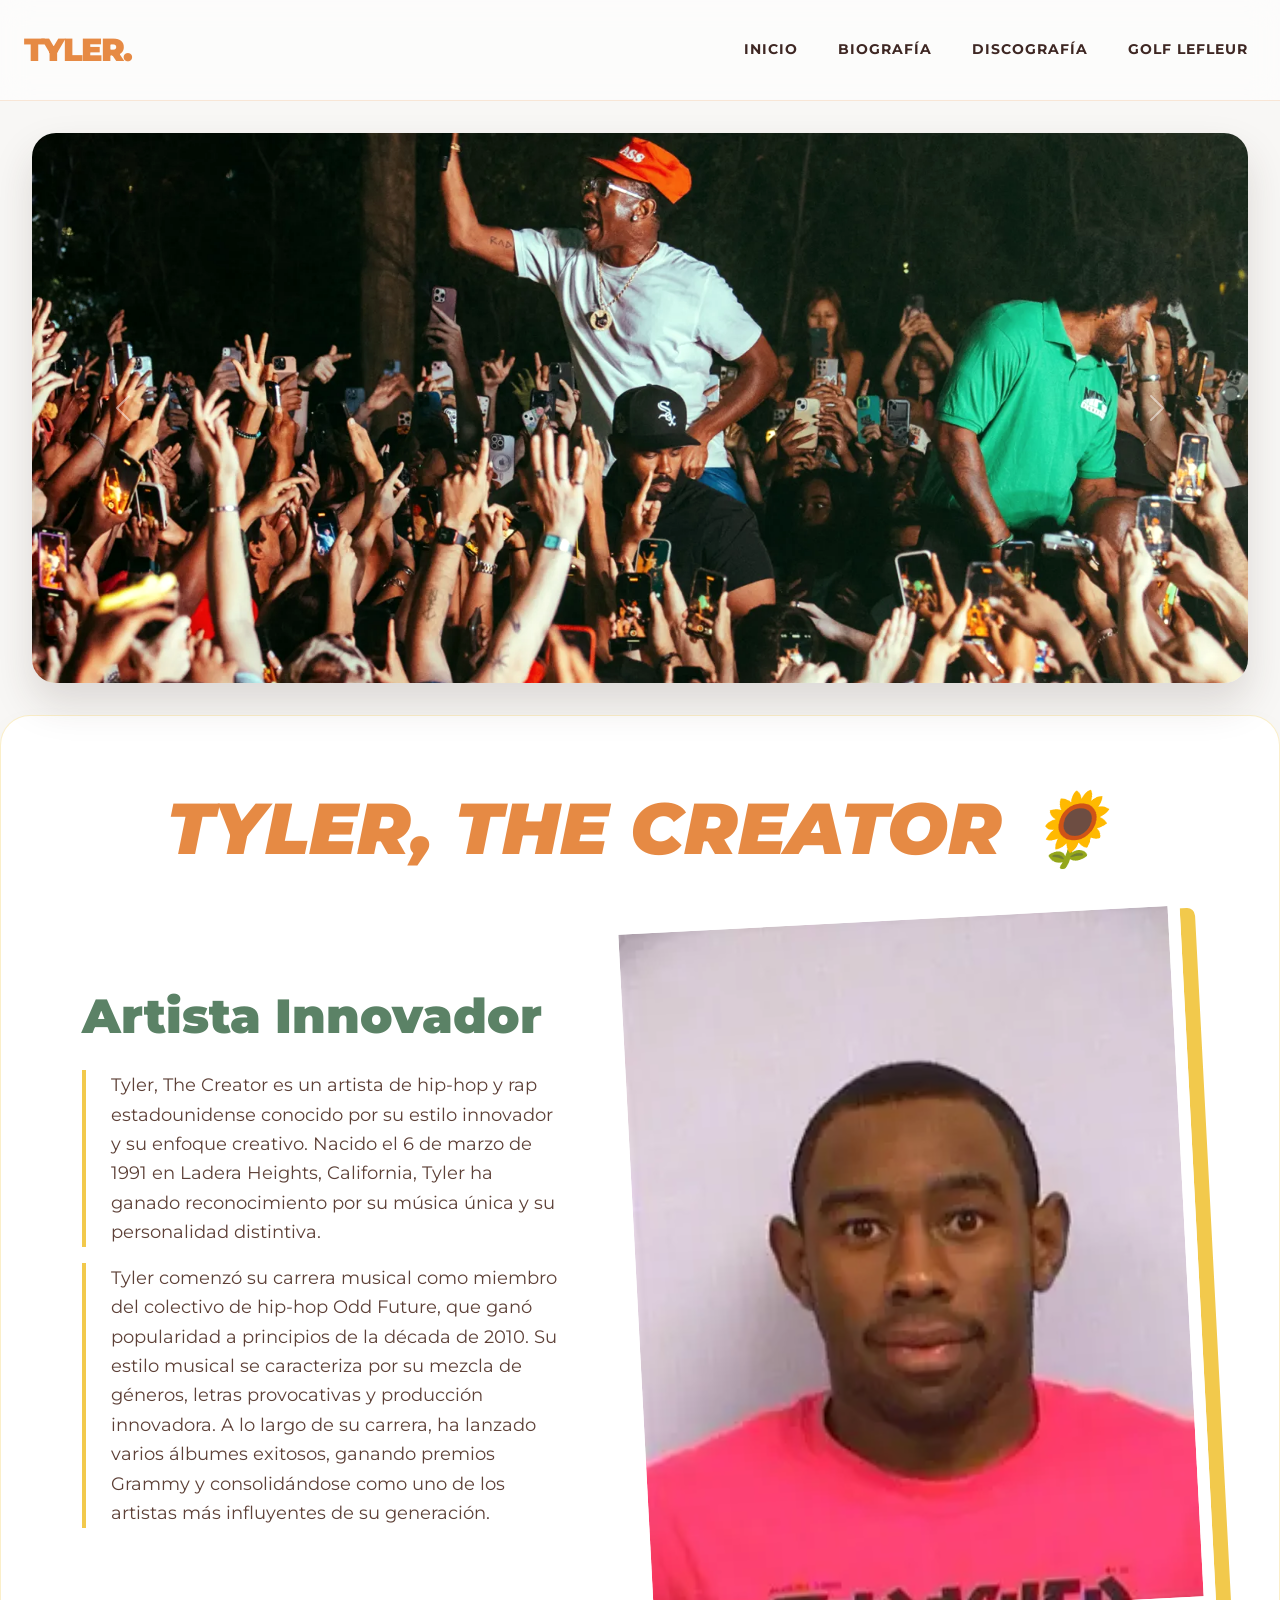
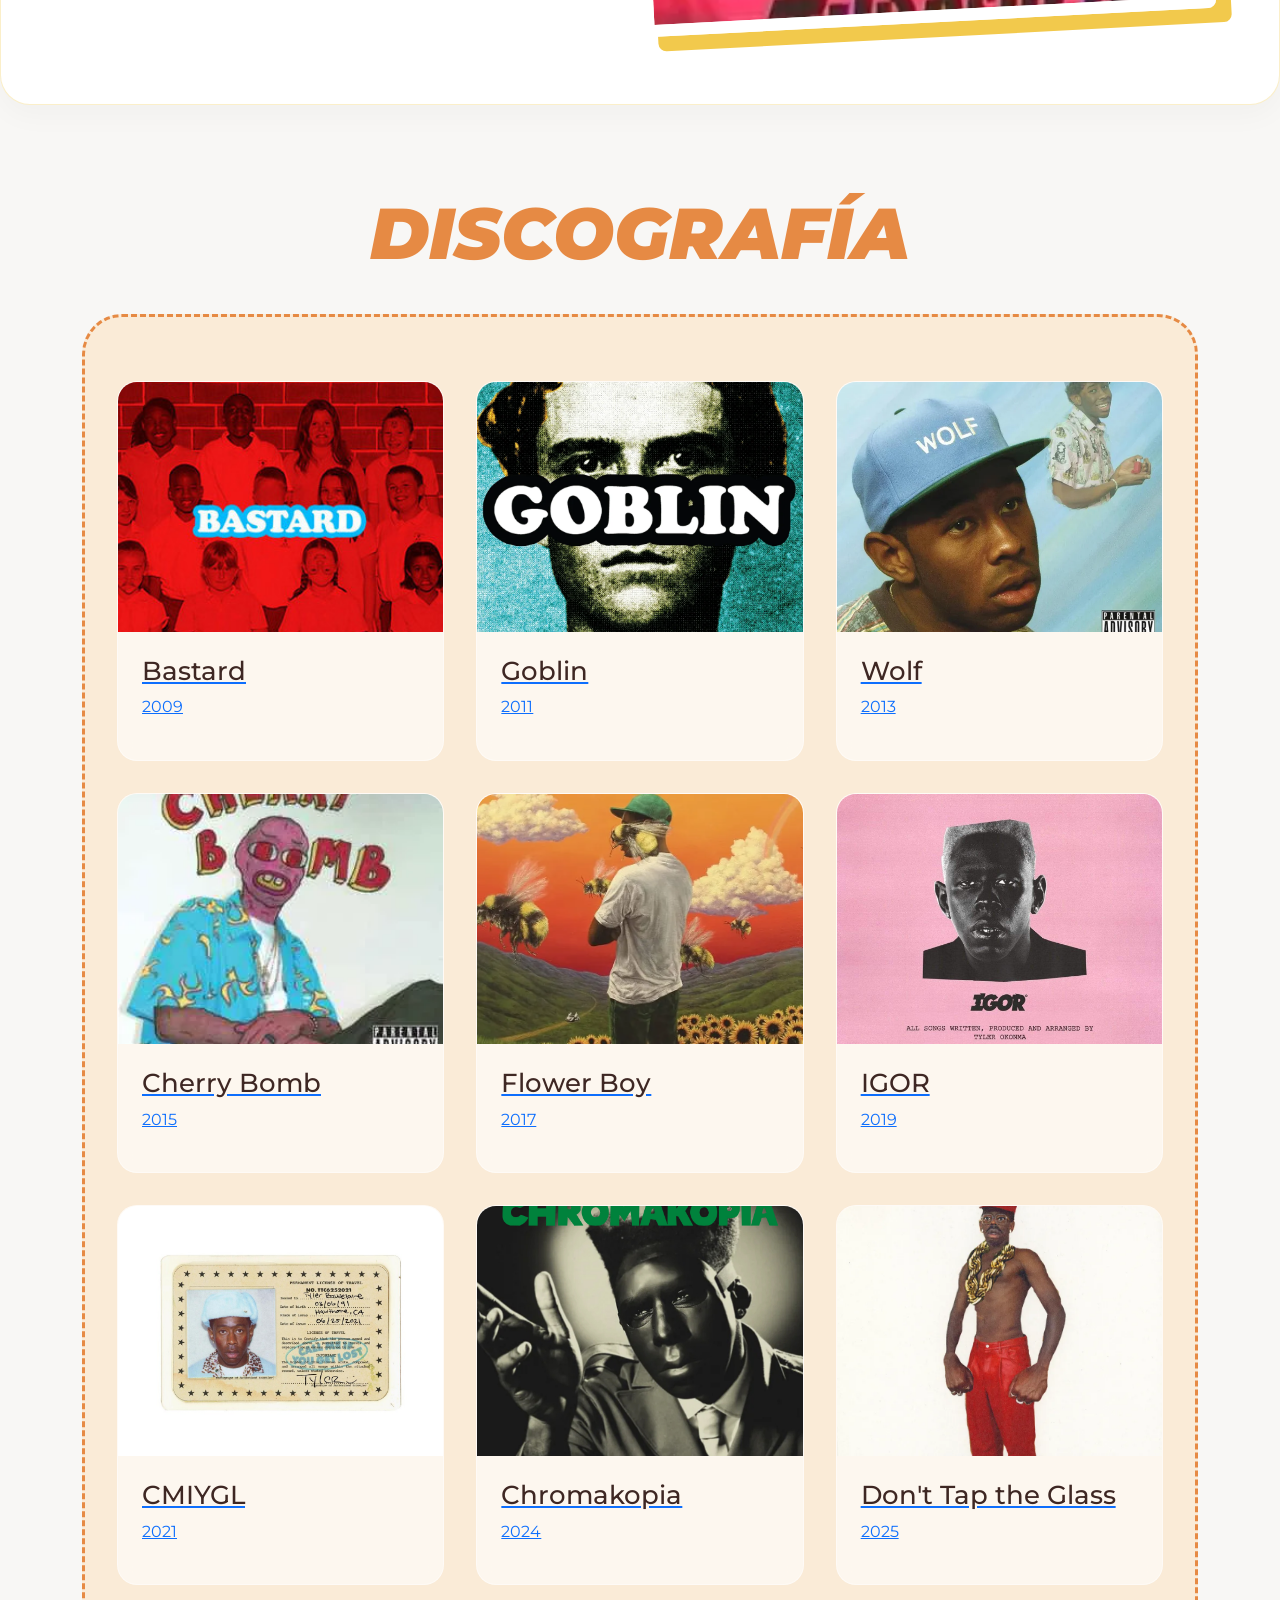
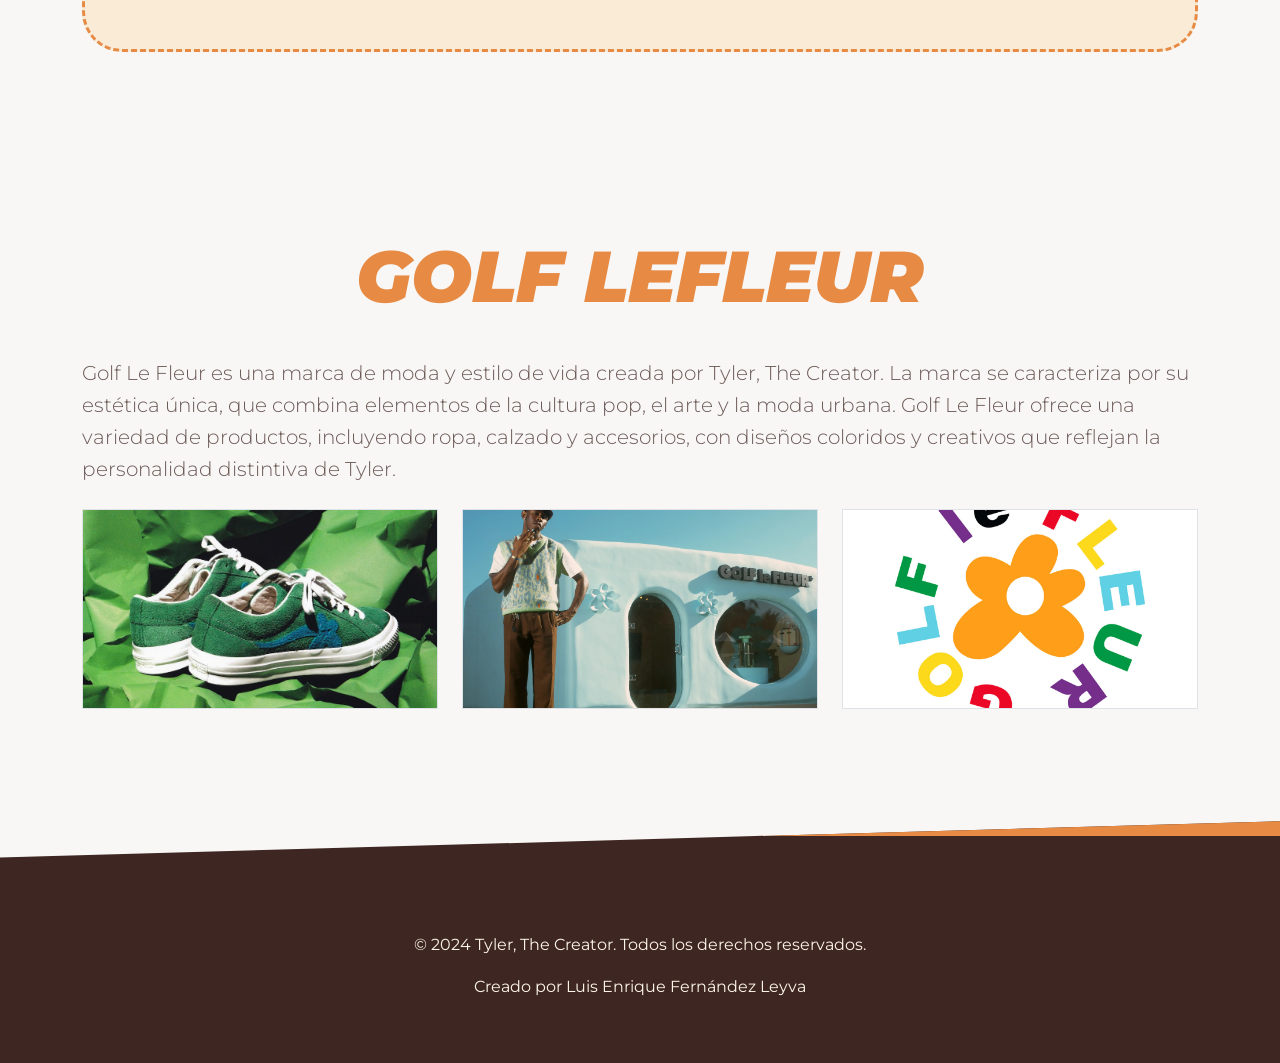
<file: index.html>
<!DOCTYPE html>
<html lang="es">
<head>
    <meta charset="UTF-8">
    <meta name="viewport" content="width=device-width, initial-scale=1.0">
    <title>Tyler, The Creator - Artista de Hip-Hop</title>
    <link rel="stylesheet" href="css/bootstrap.css" />
    <link rel="stylesheet" href="css/style.css" />
    <link href="https://cdn.jsdelivr.net/npm/bootstrap-icons@1.11.0/font/bootstrap-icons.css" rel="stylesheet">
    <meta name="description" content="Tyler, The Creator es un artista de hip-hop y rap estadounidense conocido por su estilo innovador y su enfoque creativo." />
    <meta name="author" content="Luis Enrique Fernández Leyva" />
    
</head>
<body>
    <!-- Navbar -->
    <nav class="navbar navbar-expand-md navbar-dark sticky-top">
        <div class="container-fluid px-4">
            <a class="navbar-brand" href="#inicio">Tyler.</a>
            <button class="navbar-toggler" type="button" data-bs-toggle="collapse" data-bs-target="#navbarNav">
                <span class="navbar-toggler-icon"></span>
            </button>
            <div class="collapse navbar-collapse" id="navbarNav">
                <ul class="navbar-nav ms-auto">
                    <li class="nav-item">
                        <a class="nav-link" href="#inicio">Inicio</a>
                    </li>
                    <li class="nav-item">
                        <a class="nav-link" href="#biografia">Biografía</a>
                    </li>
                    <li class="nav-item">
                        <a class="nav-link" href="#discografia">Discografía</a>
                    </li>
                    <li class="nav-item">
                        <a class="nav-link" href="#golflefleur">Golf Lefleur</a>
                    </li>
                </ul>
            </div>
        </div>
    </nav>

    <!-- Carousel -->
    <div class="container-fluid px-0" id="inicio">
        <div id="demo" class="carousel slide" data-bs-ride="carousel">
            <div class="carousel-inner">
                <div class="carousel-item active">
                    <img src="img/pop-upconcert.webp" alt="Tyler The Creator" class="d-block w-100">
                </div>
                <div class="carousel-item">
                    <img src="img/CMIYGL.jpg" alt="Tyler The Creator" class="d-block w-100">
                </div>
                <div class="carousel-item">
                    <img src="img/golflefleur.jpg" alt="Tyler The Creator" class="d-block w-100">
                </div>
            </div>
            <button class="carousel-control-prev" type="button" data-bs-target="#demo" data-bs-slide="prev">
                <span class="carousel-control-prev-icon"></span>
            </button>
            <button class="carousel-control-next" type="button" data-bs-target="#demo" data-bs-slide="next">
                <span class="carousel-control-next-icon"></span>
            </button>
        </div>
    </div>

    <!-- Biografía -->
    <section id="biografia">
        <div class="container">
            <h2 class="section-title">Tyler, The Creator 🌻</h2>
            <div class="bio-content mt-5">
                <div class="bio-text flex-grow-1">
                    <h2>Artista Innovador</h2>
                    <p>Tyler, The Creator es un artista de hip-hop y rap estadounidense conocido por su estilo innovador y su enfoque creativo. Nacido el 6 de marzo de 1991 en Ladera Heights, California, Tyler ha ganado reconocimiento por su música única y su personalidad distintiva.</p>
                    <p>Tyler comenzó su carrera musical como miembro del colectivo de hip-hop Odd Future, que ganó popularidad a principios de la década de 2010. Su estilo musical se caracteriza por su mezcla de géneros, letras provocativas y producción innovadora. A lo largo de su carrera, ha lanzado varios álbumes exitosos, ganando premios Grammy y consolidándose como uno de los artistas más influyentes de su generación.</p>
                </div>
                <div class="bio-image">
                    <img src="img/mugshot.webp" alt="Tyler, The Creator" class="img-fluid">
                </div>
            </div>
        </div>
    </section>

    <!-- Discografía -->
    <section id="discografia">
        <div class="container">
            <h2 class="section-title">Discografía</h2>
            <div class="discografia-container">
                <div class="album-grid">
                    <a href="bastard.html" class="album-link">
                        <div class="album-card">
                            <img src="img/bastard.jfif" alt="Bastard Album">
                            <div class="album-card-content">
                                <h4>Bastard</h4>
                                <p class="album-year">2009</p>
                            </div>
                        </div>
                    </a>
                    <a href="goblin.html" class="album-link">
                        <div class="album-card">
                            <img src="img/Goblin.webp" alt="Goblin Album">
                            <div class="album-card-content">
                                <h4>Goblin</h4>
                                <p class="album-year">2011</p>
                            </div>
                        </div>
                    </a>
                    <a href="wolf.html" class="album-link">
                        <div class="album-card">
                            <img src="img/Wolf.webp" alt="Wolf Album">
                            <div class="album-card-content">
                                <h4>Wolf</h4>
                                <p class="album-year">2013</p>
                            </div>
                        </div>
                    </a>
                    <a href="cherry-bomb.html" class="album-link">
                        <div class="album-card">
                            <img src="img/Churbum.webp" alt="Cherry Bomb Album">
                            <div class="album-card-content">
                                <h4>Cherry Bomb</h4>
                                <p class="album-year">2015</p>
                            </div>
                        </div>
                    </a>
                    <a href="flower-boy.html" class="album-link">
                        <div class="album-card">
                            <img src="img/Flower-Boy-de-Tyler-the-Creator.webp" alt="Flower Boy Album">
                            <div class="album-card-content">
                                <h4>Flower Boy</h4>
                                <p class="album-year">2017</p>
                            </div>
                        </div>
                    </a>
                    <a href="igor.html" class="album-link">
                        <div class="album-card">
                            <img src="img/Igor2.jpg" alt="IGOR Album">
                            <div class="album-card-content">
                                <h4>IGOR</h4>
                                <p class="album-year">2019</p>
                            </div>
                        </div>
                    </a>
                    <a href="cmiygl.html" class="album-link">
                        <div class="album-card">
                            <img src="img/CMIYGL.jpg" alt="CMIYGL Album">
                            <div class="album-card-content">
                                <h4>CMIYGL</h4>
                                <p class="album-year">2021</p>
                            </div>
                        </div>
                    </a>
                    <a href="chromakopia.html" class="album-link">
                        <div class="album-card">
                            <img src="img/Chromakopia-Album-Art-with-photo-full.jpg" alt="Chromakopia Album">
                            <div class="album-card-content">
                                <h4>Chromakopia</h4>
                                <p class="album-year">2024</p>
                            </div>
                        </div>
                    </a>
                    <a href="dont-tap-the-glass.html" class="album-link">
                        <div class="album-card">
                            <img src="img/no toque el cristal.webp" alt="Don't Tap the Glass Album">
                            <div class="album-card-content">
                                <h4>Don't Tap the Glass</h4>
                                <p class="album-year">2025</p>
                            </div>
                        </div>
                    </a>
                </div>
            </div>
        </div>
    </section>

    <section id="golflefleur">
        <div class="container">
            <h2 class="section-title">Golf Lefleur </h2>
            <p class="lead opacity-75">Golf Le Fleur es una marca de moda y estilo de vida creada por Tyler, The Creator. La marca se caracteriza por su estética única, que combina elementos de la cultura pop, el arte y la moda urbana. Golf Le Fleur ofrece una variedad de productos, incluyendo ropa, calzado y accesorios, con diseños coloridos y creativos que reflejan la personalidad distintiva de Tyler.</p>

            <!-- galería de imágenes -->
            <div class="row mt-4 golf-gallery">
                <div class="col-md-4 mb-3">
                    <div class="golf-image-placeholder border" style="height:200px;">
                        <img src="Golflefleur/converse-one-star-golf-le-fleur-green.jpg" alt="converse x golf" class="w-100 h-100" style="object-fit:cover;">
                    </div>
                </div>
                <div class="col-md-4 mb-3">
                    <div class="golf-image-placeholder border" style="height:200px;">
                        <img src="Golflefleur/tyler-the-creator-golf-le-fleur.webp" alt="" class="w-100 h-100" style="object-fit:cover;">
                    </div>
                </div>
                <div class="col-md-4 mb-3">
                    <div class="golf-image-placeholder border" style="height:200px;">
                        <img src="Golflefleur/golf-le-fleur-ojnk3cg2yhuu4a9a.jpg" alt="" class="w-100 h-100" style="object-fit:cover;">
                    </div>
                </div>
            </div>
        </div>
    </section>
    <!-- Footer -->
    <footer>
        <div class="container">
            <p>&copy; 2024 Tyler, The Creator. Todos los derechos reservados.</p>
            <p>Creado por Luis Enrique Fernández Leyva</p>
        </div>
    </footer>

    <script src="https://cdn.jsdelivr.net/npm/bootstrap@5.3.0/dist/js/bootstrap.bundle.min.js" integrity="sha384-geWF76RCwLtnZ8qwWowPQNguL3RmwHVBC9FhGdlKrxdiJJigb/j/68SIy3Te4Bkz" crossorigin="anonymous"></script>
</body>
</html>
</file>
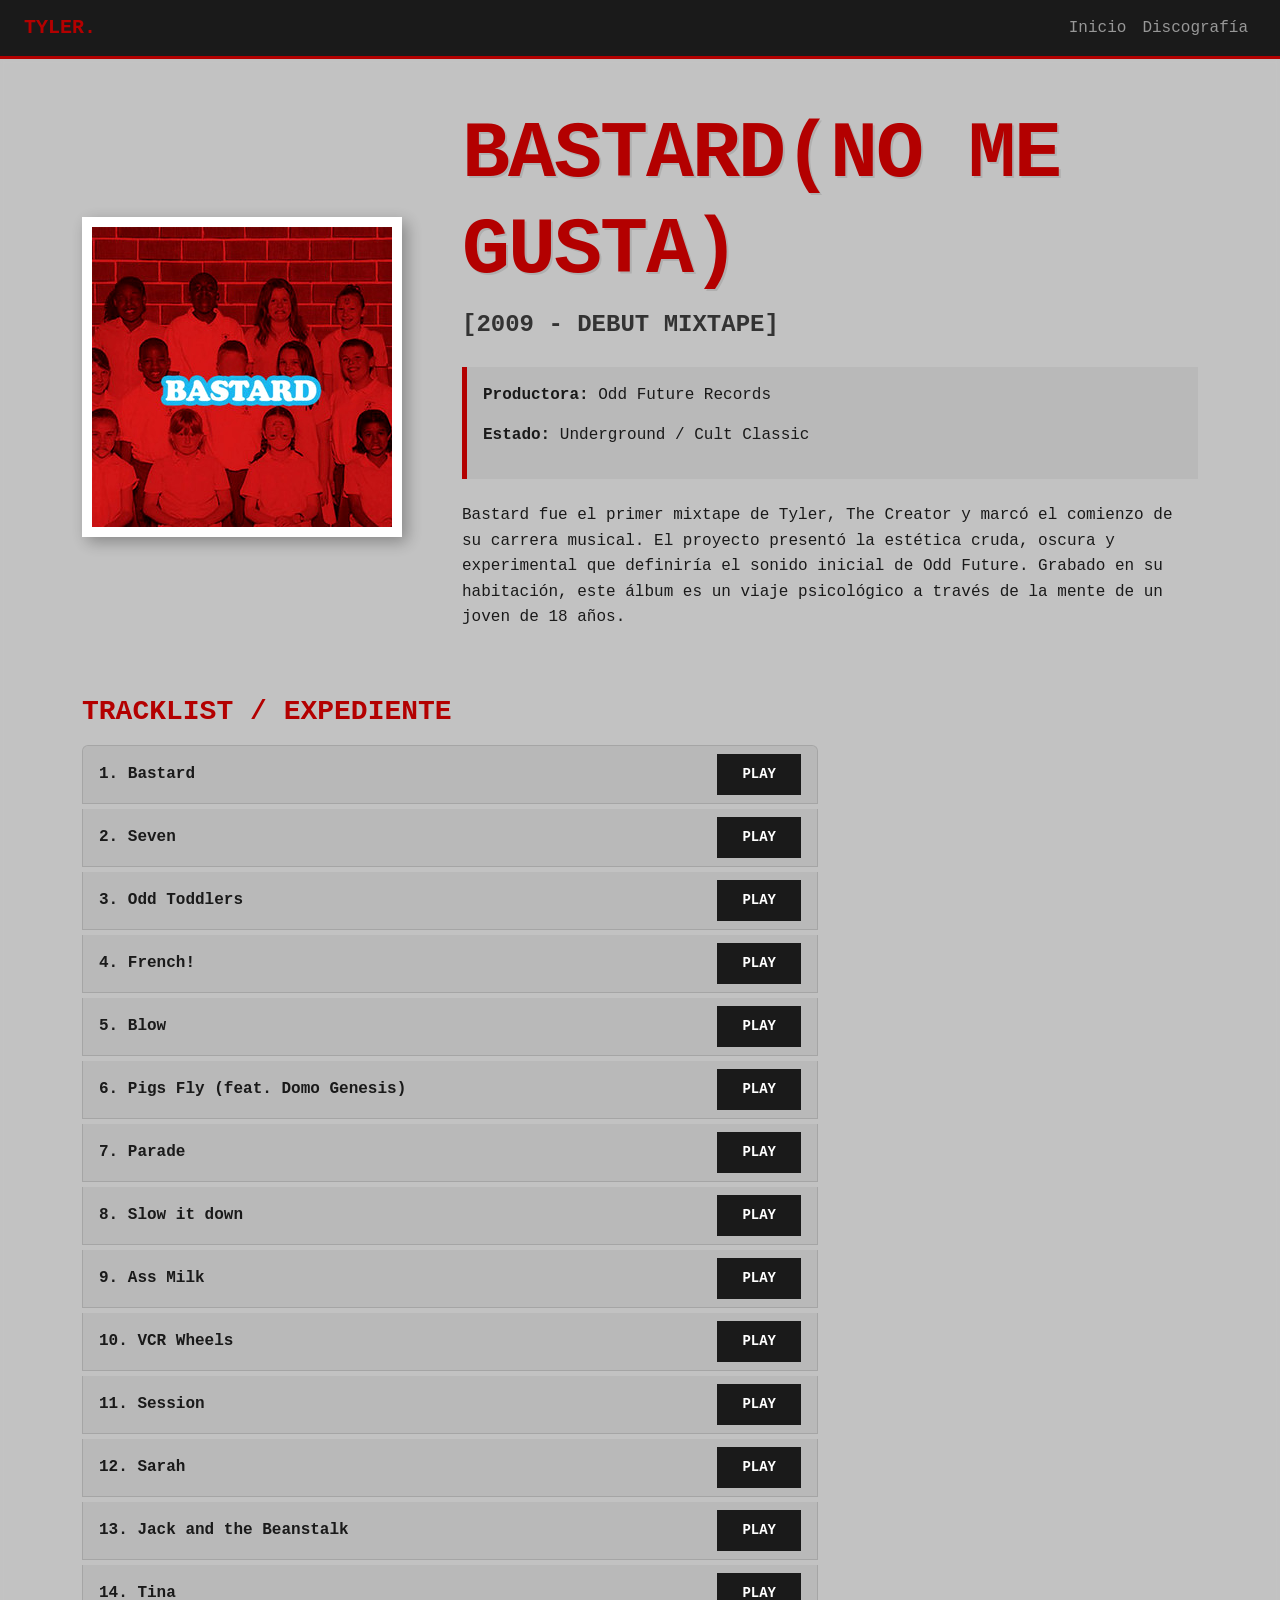
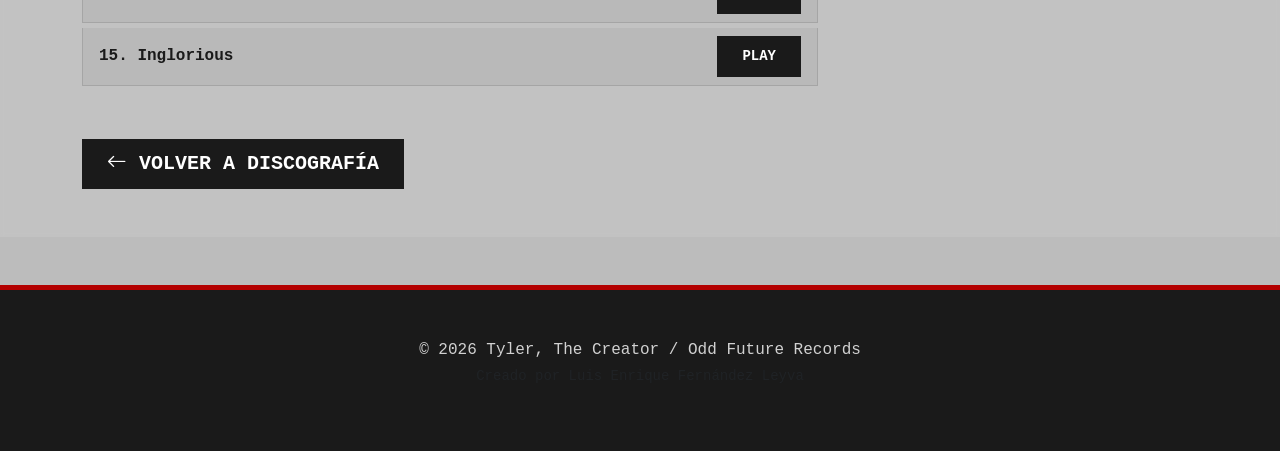
<file: bastard.html>
<!DOCTYPE html>
<html lang="es">
<head>
    <meta charset="UTF-8">
    <meta name="viewport" content="width=device-width, initial-scale=1.0">
    <title>Bastard - Tyler, The Creator</title>
    <link rel="stylesheet" href="css/bootstrap.css" />
    <link href="https://cdn.jsdelivr.net/npm/bootstrap-icons@1.11.0/font/bootstrap-icons.css" rel="stylesheet">
    <style>
        :root {
            --bastard-red: #b30000;
            --bastard-dark: #1a1a1a;
            --bastard-gray: #333333;
            --bastard-light-gray: #d1d1d1;
        }

        body {
            /* Fondo gris cemento con textura de grano (opcional con CSS) */
            background-color: #bcbcbc;
            background-image: url("https://www.transparenttextures.com/patterns/concrete-wall.png"); 
            color: var(--bastard-dark);
            font-family: 'Courier New', Courier, monospace; /* Estética de máquina de escribir */
        }

        /* Navbar estilo oscuro y minimalista */
        .navbar {
            background-color: var(--bastard-dark) !important;
            border-bottom: 3px solid var(--bastard-red);
        }

        /* Títulos */
        .album-title {
            font-size: 5rem;
            font-weight: 900;
            color: var(--bastard-red);
            text-transform: uppercase;
            letter-spacing: -2px;
            text-shadow: 2px 2px 0px rgba(0,0,0,0.1);
        }

        /* Contenedores con overlay estilo expediente */
        section {
            background: rgba(255, 255, 255, 0.1);
            backdrop-filter: blur(2px);
        }

        /* Estilo de lista de canciones (Tracklist) */
        .list-group-item {
            background-color: rgba(0, 0, 0, 0.05);
            border: 1px solid rgba(0, 0, 0, 0.1);
            color: var(--bastard-dark);
            transition: all 0.3s;
            margin-bottom: 5px;
            font-weight: bold;
        }

        .list-group-item:hover {
            background-color: var(--bastard-red);
            color: white;
            transform: translateX(10px);
        }

        /* Botón de reproducción personalizado */
        .btn-bastard {
            background-color: var(--bastard-dark);
            color: white;
            border: none;
            border-radius: 0;
            padding: 10px 25px;
            text-transform: uppercase;
            font-weight: bold;
            transition: 0.3s;
        }

        .btn-bastard:hover {
            background-color: var(--bastard-red);
            color: white;
        }

        /* Imagen del álbum con efecto de foto vieja */
        .album-img {
            filter: grayscale(20%) contrast(110%);
            border: 10px solid white;
            box-shadow: 5px 5px 15px rgba(0,0,0,0.3);
        }

        footer {
            background-color: var(--bastard-dark);
            color: var(--bastard-light-gray);
            border-top: 5px solid var(--bastard-red);
        }
    </style>
</head>
<body>
    <nav class="navbar navbar-expand-md navbar-dark sticky-top">
        <div class="container-fluid px-4">
            <a class="navbar-brand" href="index.html" style="color: var(--bastard-red); font-weight: 900;">TYLER.</a>
            <button class="navbar-toggler" type="button" data-bs-toggle="collapse" data-bs-target="#navbarNav">
                <span class="navbar-toggler-icon"></span>
            </button>
            <div class="collapse navbar-collapse" id="navbarNav">
                <ul class="navbar-nav ms-auto">
                    <li class="nav-item"><a class="nav-link" href="index.html">Inicio</a></li>
                    <li class="nav-item"><a class="nav-link" href="index.html#discografia">Discografía</a></li>
                </ul>
            </div>
        </div>
    </nav>

    <section class="py-5">
        <div class="container">
            <div class="row align-items-center">
                <div class="col-md-4 mb-4 mb-md-0">
                    <img src="img/bastard.jfif" alt="Bastard Album" class="img-fluid album-img">
                </div>
                <div class="col-md-8">
                    <h1 class="album-title">BASTARD(no me gusta)</h1>
                    <p style="font-size: 1.5rem; font-weight: bold; color: var(--bastard-gray);">[2009 - DEBUT MIXTAPE]</p>
                    
                    <div class="mt-4 p-3" style="border-left: 5px solid var(--bastard-red); background: rgba(0,0,0,0.05);">
                        <p><strong>Productora:</strong> Odd Future Records</p>
                        <p><strong>Estado:</strong> Underground / Cult Classic</p>
                    </div>

                    <p class="mt-4" style="line-height: 1.6;">Bastard fue el primer mixtape de Tyler, The Creator y marcó el comienzo de su carrera musical. El proyecto presentó la estética cruda, oscura y experimental que definiría el sonido inicial de Odd Future. Grabado en su habitación, este álbum es un viaje psicológico a través de la mente de un joven de 18 años.</p>
                </div>
            </div>

            <div class="row mt-5">
                <div class="col-md-8">
                    <h3 style="color: var(--bastard-red); font-weight: 900; text-transform: uppercase;">Tracklist / Expediente</h3>
                    <div class="list-group mt-3">
                        <div class="list-group-item d-flex justify-content-between align-items-center">
                            <span>1. Bastard</span>
                            <button onclick="controlarAudio('Bastard/Bastard.mp3', this)" class="btn btn-sm btn-bastard">PLAY</button>
                        </div>
                        <div class="list-group-item d-flex justify-content-between align-items-center">
                            <span>2. Seven</span>
                            <button onclick="controlarAudio('Bastard/Seven.mp3', this)" class="btn btn-sm btn-bastard">PLAY</button>
                        </div>
                        <div class="list-group-item d-flex justify-content-between align-items-center">
                            <span>3. Odd Toddlers</span>
                            <button onclick="controlarAudio('Bastard/Odd_Toddlers.mp3', this)" class="btn btn-sm btn-bastard">PLAY</button>
                        </div>
                        <div class="list-group-item d-flex justify-content-between align-items-center">
                            <span>4. French!</span>
                            <button onclick="controlarAudio('Bastard/French.mp3', this)" class="btn btn-sm btn-bastard">PLAY</button>
                        </div>
                        <div class="list-group-item d-flex justify-content-between align-items-center">
                            <span>5. Blow</span>
                            <button onclick="controlarAudio('Bastard/Blow.mp3', this)" class="btn btn-sm btn-bastard">PLAY</button>
                        </div>
                        <div class="list-group-item d-flex justify-content-between align-items-center">
                            <span>6. Pigs Fly (feat. Domo Genesis)</span>
                            <button onclick="controlarAudio('Bastard/Pigs_Fly.mp3', this)" class="btn btn-sm btn-bastard">PLAY</button>
                        </div>
                        
                        <div class="list-group-item d-flex justify-content-between align-items-center">
                            <span>7. Parade</span>
                            <button onclick="controlarAudio('Bastard/Parade.mp3', this)" class="btn btn-sm btn-bastard">PLAY</button>
                        </div>

                        <div class="list-group-item d-flex justify-content-between align-items-center">
                            <span>8. Slow it down</span>
                            <button onclick="controlarAudio('Bastard/Slow_it_down.mp3', this)" class="btn btn-sm btn-bastard">PLAY</button>
                        </div>

                        <div class="list-group-item d-flex justify-content-between align-items-center">
                            <span>9. Ass Milk</span>
                            <button onclick="controlarAudio('Bastard/Ass_Milk.mp3', this)" class="btn btn-sm btn-bastard">PLAY</button>
                        </div>

                        <div class="list-group-item d-flex justify-content-between align-items-center">
                            <span>10. VCR Wheels</span>
                            <button onclick="controlarAudio('Bastard/VCR_Wheels.mp3', this)" class="btn btn-sm btn-bastard">PLAY</button>
                        </div>

                        <div class="list-group-item d-flex justify-content-between align-items-center">
                            <span>11. Session</span>
                            <button onclick="controlarAudio('Bastard/Session.mp3', this)" class="btn btn-sm btn-bastard">PLAY</button>
                        </div>
                        
                        <div class="list-group-item d-flex justify-content-between align-items-center">
                            <span>12. Sarah</span>
                            <button onclick="controlarAudio('Bastard/Sarah.mp3', this)" class="btn btn-sm btn-bastard">PLAY</button>
                        </div>

                        <div class="list-group-item d-flex justify-content-between align-items-center">
                            <span>13. Jack and the Beanstalk</span>
                            <button onclick="controlarAudio('Bastard/Jack_and_the_Beanstalk.mp3', this)" class="btn btn-sm btn-bastard">PLAY</button>
                        </div>

                        <div class="list-group-item d-flex justify-content-between align-items-center">
                            <span>14. Tina</span>
                            <button onclick="controlarAudio('Bastard/Tina.mp3', this)" class="btn btn-sm btn-bastard">PLAY</button>
                        </div>

                        <div class="list-group-item d-flex justify-content-between align-items-center">
                            <span>15. Inglorious</span>
                            <button onclick="controlarAudio('Bastard/Inglorious.mp3', this)" class="btn btn-sm btn-bastard">PLAY</button>
                        </div>

                        <div class="list- group-item d-flex justify-content-between align-items-center">
                            
                        </div>
                    </div>
                </div>
            </div>

            <div class="row mt-5">
                <div class="col-12">
                    <a href="index.html#discografia" class="btn btn-bastard btn-lg">
                        <i class="bi bi-arrow-left"></i> Volver a Discografía
                    </a>
                </div>
            </div>
        </div>
    </section>

    <footer class="py-5 mt-5">
        <div class="container text-center">
            <p class="mb-1">&copy; 2026 Tyler, The Creator / Odd Future Records</p>
            <p class="small text-muted">Creado por Luis Enrique Fernández Leyva</p>
        </div>
    </footer>

    <audio id="reproductor"></audio>

    <script>
        const audio = document.getElementById('reproductor');
        let btnActivo = null;

        function controlarAudio(ruta, btn) {
            if (audio.src.includes(ruta)) {
                if (audio.paused) { audio.play(); btn.innerHTML = "PAUSE"; } 
                else { audio.pause(); btn.innerHTML = "PLAY"; }
            } else {
                if (btnActivo) btnActivo.innerHTML = "PLAY";
                audio.src = ruta;
                audio.play();
                btnActivo = btn;
                btn.innerHTML = "PAUSE";
            }
            audio.onended = () => btn.innerHTML = "PLAY";
        }
    </script>

    <script src="https://cdn.jsdelivr.net/npm/bootstrap@5.3.0/dist/js/bootstrap.bundle.min.js"></script>
</body>
</html>
</file>
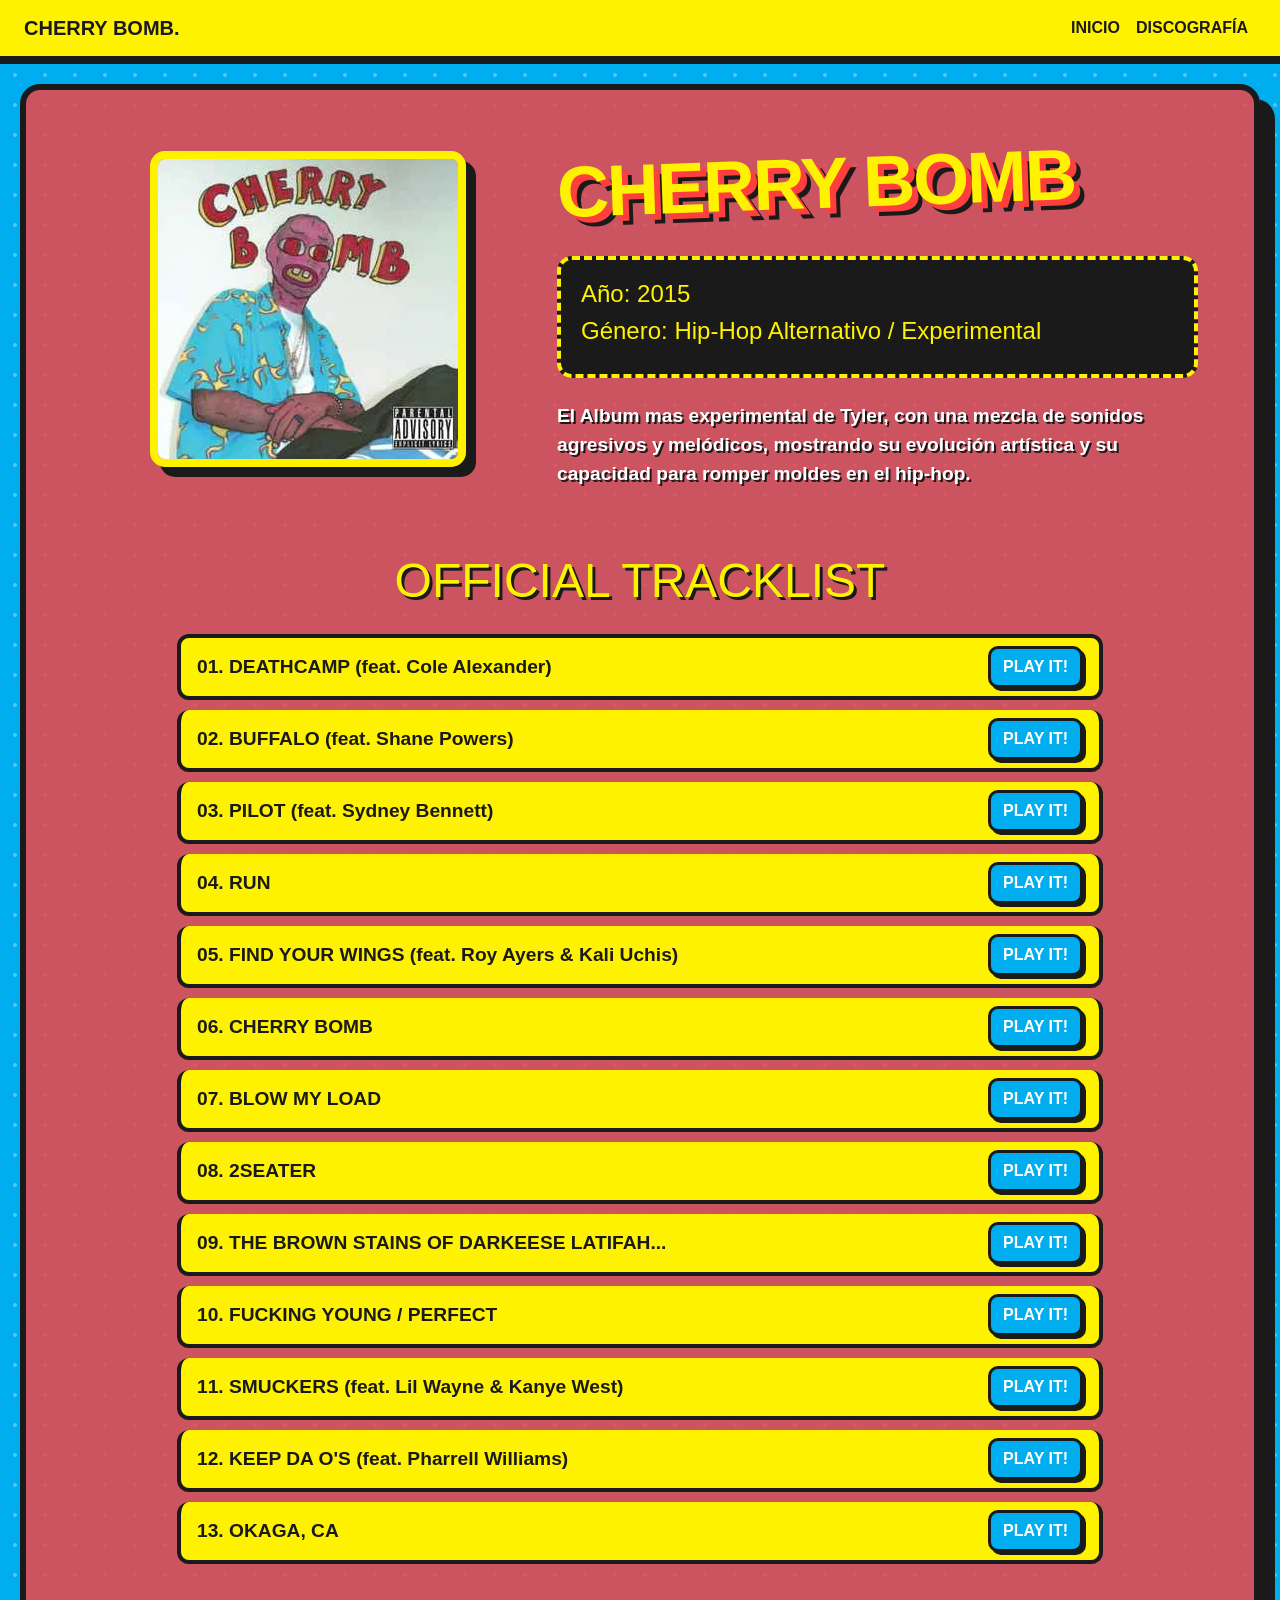
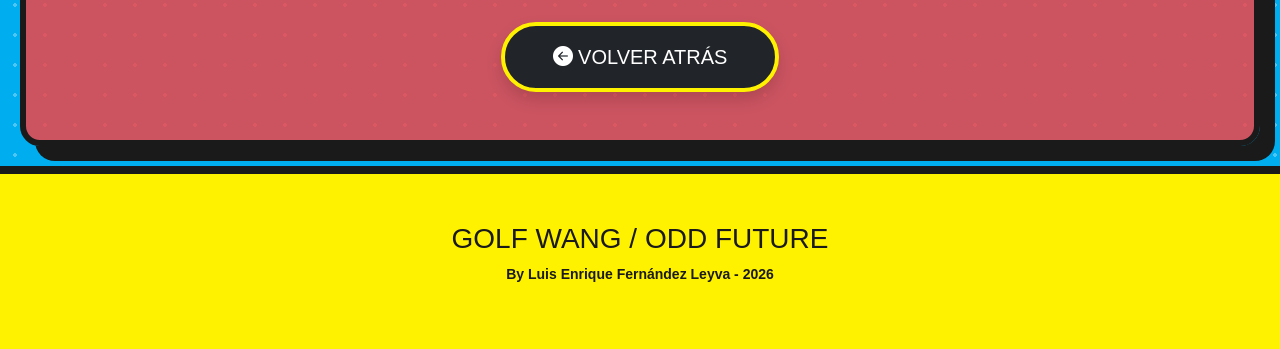
<file: cherry-bomb.html>
<!DOCTYPE html>
<html lang="es">
<head>
    <meta charset="UTF-8">
    <meta name="viewport" content="width=device-width, initial-scale=1.0">
    <title>Cherry Bomb - Tyler, The Creator</title>
    <link rel="stylesheet" href="css/bootstrap.css" />
    <link href="https://cdn.jsdelivr.net/npm/bootstrap-icons@1.11.0/font/bootstrap-icons.css" rel="stylesheet">
    <style>
        :root {
            --cherry-yellow: #fff200;
            --cherry-red: #ff3e3e;
            --cherry-blue: #00aeef;
            --cherry-dark: #1a1a1a;
        }

        body {
            /* Fondo azul vibrante con patrón de puntos */
            background-color: var(--cherry-blue);
            background-image: radial-gradient(rgba(255,255,255,0.3) 2px, transparent 2px);
            background-size: 30px 30px;
            color: white;
            /* Usamos fuentes redondeadas tipo comic/handwritten */
            font-family: 'Segoe UI', Tahoma, Geneva, Verdana, sans-serif;
            font-weight: bold;
        }

        /* Navbar estilo Cherry Bomb */
        .navbar {
            background-color: var(--cherry-yellow) !important;
            border-bottom: 8px solid var(--cherry-dark);
        }
        
        .navbar-brand, .nav-link {
            color: var(--cherry-dark) !important;
            font-weight: 900 !important;
            text-transform: uppercase;
        }

        /* Título con estilo de logo */
        .album-title {
            font-size: 4.5rem;
            font-weight: 900;
            color: var(--cherry-yellow);
            text-transform: uppercase;
            text-shadow: 6px 6px 0px var(--cherry-red), 10px 10px 0px var(--cherry-dark);
            letter-spacing: -2px;
            transform: rotate(-2deg);
            margin-bottom: 2rem;
        }

        /* Contenedores */
        section {
            background: rgba(255, 62, 62, 0.8); /* Rojo Cherry Bomb */
            border: 6px solid var(--cherry-dark);
            margin: 20px;
            border-radius: 20px;
            box-shadow: 15px 15px 0px var(--cherry-dark);
        }

        /* Imagen con borde saturado */
        .album-img {
            border: 8px solid var(--cherry-yellow);
            box-shadow: 10px 10px 0px var(--cherry-dark);
            border-radius: 15px;
            transition: transform 0.3s;
        }
        
        .album-img:hover {
            transform: scale(1.05) rotate(2deg);
        }

        /* Tracklist - Estilo botones de colores */
        .list-group-item {
            background-color: var(--cherry-yellow);
            border: 4px solid var(--cherry-dark);
            color: var(--cherry-dark);
            margin-bottom: 10px;
            border-radius: 12px !important;
            font-size: 1.2rem;
            transition: 0.2s;
        }

        .list-group-item:hover {
            background-color: white;
            transform: translateY(-5px);
            box-shadow: 5px 5px 0px var(--cherry-dark);
        }

        .btn-cherry {
            background-color: var(--cherry-blue);
            color: white;
            border: 3px solid var(--cherry-dark);
            border-radius: 10px;
            font-weight: 900;
            box-shadow: 3px 3px 0px var(--cherry-dark);
        }

        .btn-cherry:hover {
            background-color: #fff;
            color: var(--cherry-blue);
        }

        .info-box {
            background: var(--cherry-dark);
            color: var(--cherry-yellow);
            padding: 20px;
            border-radius: 15px;
            border: 4px dashed var(--cherry-yellow);
        }

        footer {
            background-color: var(--cherry-yellow);
            color: var(--cherry-dark);
            font-weight: 900;
            border-top: 8px solid var(--cherry-dark);
        }
    </style>
</head>
<body>
    <nav class="navbar navbar-expand-md sticky-top">
        <div class="container-fluid px-4">
            <a class="navbar-brand" href="index.html">CHERRY BOMB.</a>
            <div class="collapse navbar-collapse" id="navbarNav">
                <ul class="navbar-nav ms-auto">
                    <li class="nav-item"><a class="nav-link" href="index.html">INICIO</a></li>
                    <li class="nav-item"><a class="nav-link" href="index.html#discografia">DISCOGRAFÍA</a></li>
                </ul>
            </div>
        </div>
    </nav>

    <section class="py-5">
        <div class="container">
            <div class="row align-items-center">
                <div class="col-md-5 mb-4 text-center">
                    <img src="img/Churbum.webp" alt="Cherry Bomb Album" class="img-fluid album-img">
                </div>
                <div class="col-md-7">
                    <h1 class="album-title">CHERRY BOMB</h1>
                    
                    <div class="info-box mt-4">
                        <p class="h4">Año: 2015</p>
                        <p class="h4">Género: Hip-Hop Alternativo / Experimental</p>
                    </div>

                    <p class="mt-4" style="font-size: 1.2rem; text-shadow: 2px 2px var(--cherry-dark);">
                        El Album mas experimental de Tyler, con una mezcla de sonidos agresivos y melódicos, mostrando su evolución artística y su capacidad para romper moldes en el hip-hop.
                    </p>
                </div>
            </div>

            <div class="row mt-5">
                <div class="col-md-10 mx-auto">
                     <h2 class="mb-4 text-center" style="color: var(--cherry-yellow); text-shadow: 3px 3px var(--cherry-dark); font-size: 3rem;">OFFICIAL TRACKLIST</h2>
        
                    <div class="list-group">
                        <div class="list-group-item d-flex justify-content-between align-items-center">
                            <span>01. DEATHCAMP (feat. Cole Alexander)</span>
                            <button onclick="controlarAudio('cherrybomb/DEATHCAMP.mp3', this)" class="btn btn-cherry">PLAY IT!</button>
                        </div>
                        <div class="list-group-item d-flex justify-content-between align-items-center">
                            <span>02. BUFFALO (feat. Shane Powers)</span>
                            <button onclick="controlarAudio('cherrybomb/BUFFALO.mp3', this)" class="btn btn-cherry">PLAY IT!</button>
                        </div>
                        <div class="list-group-item d-flex justify-content-between align-items-center">
                            <span>03. PILOT (feat. Sydney Bennett)</span>
                            <button onclick="controlarAudio('cherrybomb/PILOT.mp3', this)" class="btn btn-cherry">PLAY IT!</button>
                        </div>
                        <div class="list-group-item d-flex justify-content-between align-items-center">
                            <span>04. RUN</span>
                            <button onclick="controlarAudio('cherrybomb/RUN.mp3', this)" class="btn btn-cherry">PLAY IT!</button>
                        </div>
                        <div class="list-group-item d-flex justify-content-between align-items-center">
                            <span>05. FIND YOUR WINGS (feat. Roy Ayers & Kali Uchis)</span>
                            <button onclick="controlarAudio('cherrybomb/FIND_YOUR_WINGS.mp3', this)" class="btn btn-cherry">PLAY IT!</button>
                        </div>
                        <div class="list-group-item d-flex justify-content-between align-items-center">
                            <span>06. CHERRY BOMB</span>
                            <button onclick="controlarAudio('cherrybomb/CHERR_BOMB.mp3', this)" class="btn btn-cherry">PLAY IT!</button>
                        </div>
                        <div class="list-group-item d-flex justify-content-between align-items-center">
                            <span>07. BLOW MY LOAD</span>
                            <button onclick="controlarAudio('cherrybomb/BLOW_MY_LOAD.mp3', this)" class="btn btn-cherry">PLAY IT!</button>
                        </div>
                        <div class="list-group-item d-flex justify-content-between align-items-center">
                            <span>08. 2SEATER</span>
                            <button onclick="controlarAudio('cherrybomb/2SEATER.mp3', this)" class="btn btn-cherry">PLAY IT!</button>
                        </div>
                        <div class="list-group-item d-flex justify-content-between align-items-center">
                            <span>09. THE BROWN STAINS OF DARKEESE LATIFAH...</span>
                            <button onclick="controlarAudio('cherrybomb/THE_BROWN_STAINS_OF_DARKEESE_LATIFAH_PART6-12(Remix).mp3', this)" class="btn btn-cherry">PLAY IT!</button>
                        </div>
                        <div class="list-group-item d-flex justify-content-between align-items-center">
                            <span>10. FUCKING YOUNG / PERFECT</span>
                            <button onclick="controlarAudio('cherrybomb/PARFAIT.mp3', this)" class="btn btn-cherry">PLAY IT!</button>
                        </div>
                        <div class="list-group-item d-flex justify-content-between align-items-center">
                            <span>11. SMUCKERS (feat. Lil Wayne & Kanye West)</span>
                            <button onclick="controlarAudio('cherrybomb/SMUCKERS.mp3', this)" class="btn btn-cherry">PLAY IT!</button>
                        </div>
                        <div class="list-group-item d-flex justify-content-between align-items-center">
                            <span>12. KEEP DA O'S (feat. Pharrell Williams)</span>
                            <button onclick="controlarAudio('cherrybomb/KEEP_DA_OS.mp3', this)" class="btn btn-cherry">PLAY IT!</button>
                        </div>
                        <div class="list-group-item d-flex justify-content-between align-items-center">
                            <span>13. OKAGA, CA</span>
                            <button onclick="controlarAudio('cherrybomb/OKAGA,CA.mp3', this)" class="btn btn-cherry">PLAY IT!</button>
                        </div>
                    </div>
                </div>
            </div>

            <div class="text-center mt-5">
                <a href="index.html#discografia" class="btn btn-dark btn-lg px-5 py-3 rounded-pill shadow" style="border: 4px solid var(--cherry-yellow);">
                    <i class="bi bi-arrow-left-circle-fill"></i> VOLVER ATRÁS
                </a>
            </div>
        </div>
    </section>

    <footer class="py-5 text-center">
        <div class="container">
            <p class="h3 mb-2">GOLF WANG / ODD FUTURE</p>
            <p class="small">By Luis Enrique Fernández Leyva - 2026</p>
        </div>
    </footer>

    <audio id="reproductor"></audio>

    <script>
        const audio = document.getElementById('reproductor');
        let btnActivo = null;

        function controlarAudio(ruta, btn) {
            if (audio.src.includes(ruta)) {
                if (audio.paused) {
                    audio.play();
                    btn.innerHTML = "PAUSE";
                    btn.style.backgroundColor = "white";
                    btn.style.color = "black";
                } else {
                    audio.pause();
                    btn.innerHTML = "PLAY IT!";
                    btn.style.backgroundColor = "";
                    btn.style.color = "";
                }
            } else {
                if (btnActivo) {
                    btnActivo.innerHTML = "PLAY IT!";
                    btnActivo.style.backgroundColor = "";
                    btnActivo.style.color = "";
                }
                audio.src = ruta;
                audio.play();
                btnActivo = btn;
                btn.innerHTML = "PAUSE";
                btn.style.backgroundColor = "white";
                btn.style.color = "black";
            }
            audio.onended = () => {
                btn.innerHTML = "PLAY IT!";
                btn.style.backgroundColor = "";
                btn.style.color = "";
            };
        }
    </script>

    <script src="https://cdn.jsdelivr.net/npm/bootstrap@5.3.0/dist/js/bootstrap.bundle.min.js"></script>
</body>
</html>
</file>
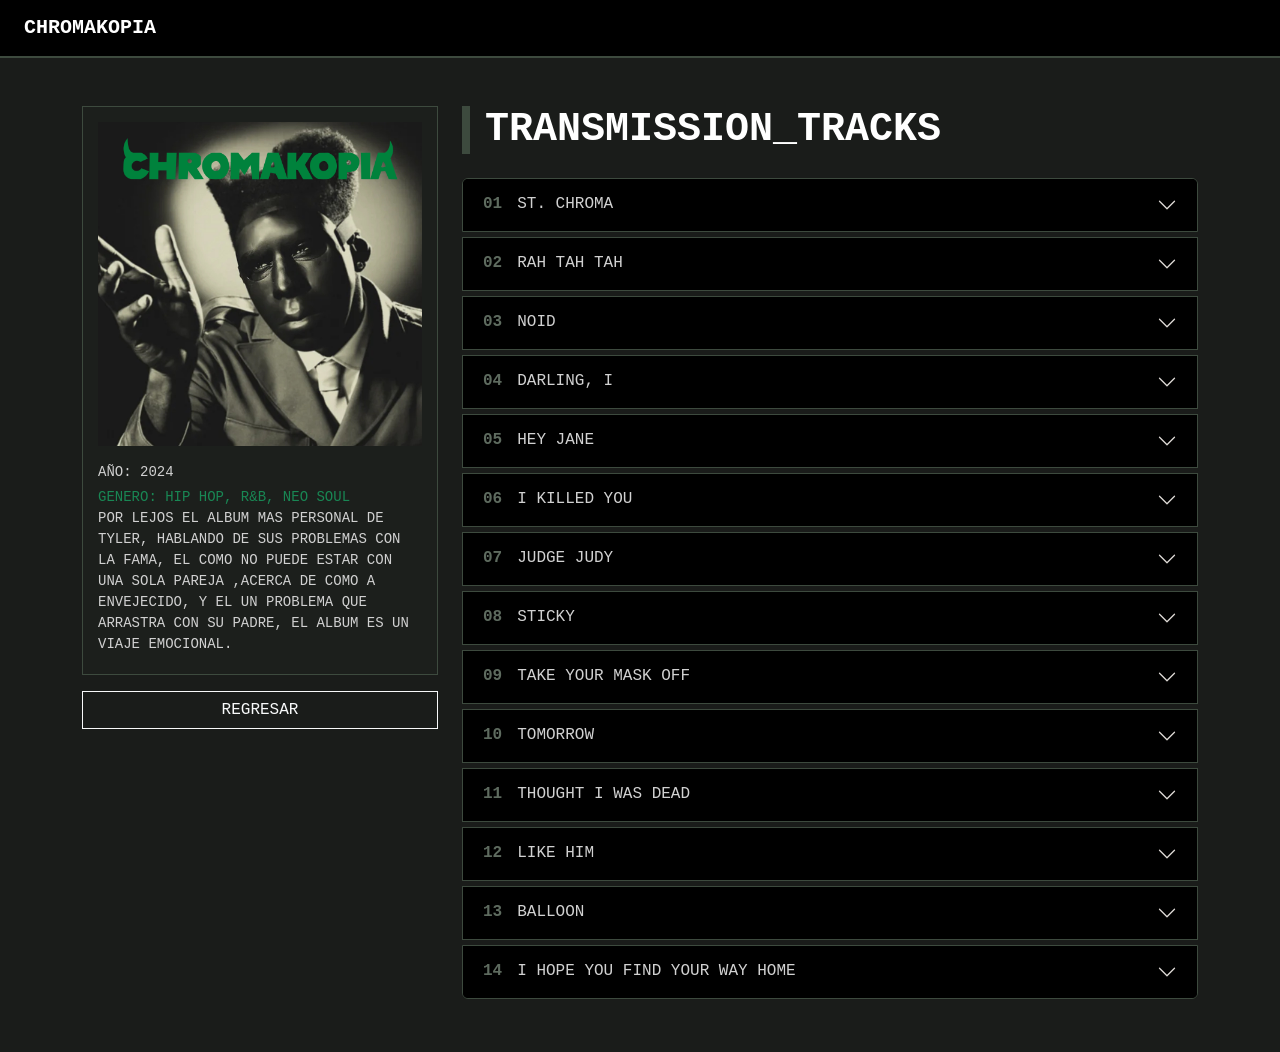
<file: chromakopia.html>
<!DOCTYPE html>
<html lang="es">
<head>
    <meta charset="UTF-8">
    <meta name="viewport" content="width=device-width, initial-scale=1.0">
    <title>CHROMAKOPIA - Local Player</title>
    <link href="https://cdn.jsdelivr.net/npm/bootstrap@5.3.0/dist/css/bootstrap.min.css" rel="stylesheet">
    <link href="https://cdn.jsdelivr.net/npm/bootstrap-icons@1.11.0/font/bootstrap-icons.css" rel="stylesheet">
    <style>
        :root {
            --chroma-dark: #1a1c1a;
            --chroma-green: #3d4a3e;
            --chroma-bright: #d1d1d1;
            --chroma-accent: #5e6b5f;
        }

        body {
            background-color: var(--chroma-dark);
            color: var(--chroma-bright);
            font-family: 'Courier New', Courier, monospace;
        }

        .navbar { background-color: #000 !important; border-bottom: 2px solid var(--chroma-green); }

        .section-title {
            font-size: 2.5rem;
            font-weight: 900;
            text-transform: uppercase;
            color: white;
            border-left: 8px solid var(--chroma-green);
            padding-left: 15px;
        }

        /* Estilo del Accordion */
        .accordion-item {
            background-color: #000 !important;
            border: 1px solid var(--chroma-green) !important;
            margin-bottom: 5px;
        }

        .accordion-button {
            background-color: #000 !important;
            color: var(--chroma-bright) !important;
            font-family: 'Courier New', monospace;
            text-transform: uppercase;
            box-shadow: none !important;
        }

        .accordion-button:not(.collapsed) {
            color: white !important;
            background-color: var(--chroma-green) !important;
        }

        .accordion-button::after { filter: invert(1); }

        .track-num {
            color: var(--chroma-accent);
            font-weight: bold;
            margin-right: 15px;
        }

        .album-card-secret {
            border: 1px solid var(--chroma-green);
            padding: 15px;
            background: rgba(61, 74, 62, 0.05);
        }
    </style>
</head>
<body>

    <nav class="navbar navbar-expand-md sticky-top">
        <div class="container-fluid px-4">
            <a class="navbar-brand text-white fw-bold" href="index.html">CHROMAKOPIA</a>
        </div>
    </nav>

    <section class="py-5">
        <div class="container">
            <div class="row">
                <div class="col-md-4 mb-4">
                    <div class="album-card-secret">
                        <img src="img/Chromakopia-Album-Art-with-photo-full.jpg" class="img-fluid mb-3 grayscale">
                        <p class="small text-uppercase mb-1">Año: 2024</p>
                        <p class="small text-uppercase mb-0 text-success">Genero: Hip Hop, R&B, neo soul</p>
                        <p class="small text-uppercase mb-1">Por lejos el album mas personal de tyler, hablando de sus problemas con la fama, el como no puede estar con una sola pareja
                            ,acerca de como a envejecido, y el un problema que arrastra con su padre, el album es un viaje emocional.
                        </p>
                    </div>
                    <a href="index.html#discografia" class="btn btn-outline-light w-100 mt-3 rounded-0">REGRESAR</a>
                </div>

                <div class="col-md-8">
                    <h1 class="section-title mb-4">Transmission_Tracks</h1>
                    
                    <div class="accordion" id="chromaAccordion">
                        <div class="accordion-item">
                            <h2 class="accordion-header"><button class="accordion-button collapsed" type="button" data-bs-toggle="collapse" data-bs-target="#t1"><span class="track-num">01</span> St. Chroma</button></h2>
                            <div id="t1" class="accordion-collapse collapse" data-bs-parent="#chromaAccordion"><div class="accordion-body"><button class="btn btn-outline-light play-btn" data-src="Chromakopia/St. Chroma.mp3"><i class="bi bi-play-fill"></i> Play</button></div></div>
                        </div>
                        <div class="accordion-item">
                            <h2 class="accordion-header"><button class="accordion-button collapsed" type="button" data-bs-toggle="collapse" data-bs-target="#t2"><span class="track-num">02</span> Rah Tah Tah</button></h2>
                            <div id="t2" class="accordion-collapse collapse" data-bs-parent="#chromaAccordion"><div class="accordion-body"><button class="btn btn-outline-light play-btn" data-src="Chromakopia/Rah Tah Tah.mp3"><i class="bi bi-play-fill"></i> Play</button></div></div>
                        </div>
                        <div class="accordion-item">
                            <h2 class="accordion-header"><button class="accordion-button collapsed" type="button" data-bs-toggle="collapse" data-bs-target="#t3"><span class="track-num">03</span> Noid</button></h2>
                            <div id="t3" class="accordion-collapse collapse" data-bs-parent="#chromaAccordion"><div class="accordion-body"><button class="btn btn-outline-light play-btn" data-src="Chromakopia/Noid.mp3"><i class="bi bi-play-fill"></i> Play</button></div></div>
                        </div>
                        <div class="accordion-item">
                            <h2 class="accordion-header"><button class="accordion-button collapsed" type="button" data-bs-toggle="collapse" data-bs-target="#t4"><span class="track-num">04</span> Darling, I</button></h2>
                            <div id="t4" class="accordion-collapse collapse" data-bs-parent="#chromaAccordion"><div class="accordion-body"><button class="btn btn-outline-light play-btn" data-src="Chromakopia/Darling, I.mp3"><i class="bi bi-play-fill"></i> Play</button></div></div>
                        </div>
                        <div class="accordion-item">
                            <h2 class="accordion-header"><button class="accordion-button collapsed" type="button" data-bs-toggle="collapse" data-bs-target="#t5"><span class="track-num">05</span> Hey Jane</button></h2>
                            <div id="t5" class="accordion-collapse collapse" data-bs-parent="#chromaAccordion"><div class="accordion-body"><button class="btn btn-outline-light play-btn" data-src="Chromakopia/Hey Jane.mp3"><i class="bi bi-play-fill"></i> Play</button></div></div>
                        </div>
                        <div class="accordion-item">
                            <h2 class="accordion-header"><button class="accordion-button collapsed" type="button" data-bs-toggle="collapse" data-bs-target="#t6"><span class="track-num">06</span> I Killed You</button></h2>
                            <div id="t6" class="accordion-collapse collapse" data-bs-parent="#chromaAccordion"><div class="accordion-body"><button class="btn btn-outline-light play-btn" data-src="Chromakopia/I Killed You.mp3"><i class="bi bi-play-fill"></i> Play</button></div></div>
                        </div>
                        <div class="accordion-item">
                            <h2 class="accordion-header"><button class="accordion-button collapsed" type="button" data-bs-toggle="collapse" data-bs-target="#t7"><span class="track-num">07</span> Judge Judy</button></h2>
                            <div id="t7" class="accordion-collapse collapse" data-bs-parent="#chromaAccordion"><div class="accordion-body"><button class="btn btn-outline-light play-btn" data-src="Chromakopia/Judge Judy.mp3"><i class="bi bi-play-fill"></i> Play</button></div></div>
                        </div>
                        <div class="accordion-item">
                            <h2 class="accordion-header"><button class="accordion-button collapsed" type="button" data-bs-toggle="collapse" data-bs-target="#t8"><span class="track-num">08</span> Sticky</button></h2>
                            <div id="t8" class="accordion-collapse collapse" data-bs-parent="#chromaAccordion"><div class="accordion-body"><button class="btn btn-outline-light play-btn" data-src="Chromakopia/Sticky.mp3"><i class="bi bi-play-fill"></i> Play</button></div></div>
                        </div>
                        <div class="accordion-item">
                            <h2 class="accordion-header"><button class="accordion-button collapsed" type="button" data-bs-toggle="collapse" data-bs-target="#t9"><span class="track-num">09</span> Take Your Mask Off</button></h2>
                            <div id="t9" class="accordion-collapse collapse" data-bs-parent="#chromaAccordion"><div class="accordion-body"><button class="btn btn-outline-light play-btn" data-src="Chromakopia/Take Your Mask Off.mp3"><i class="bi bi-play-fill"></i> Play</button></div></div>
                        </div>
                        <div class="accordion-item">
                            <h2 class="accordion-header"><button class="accordion-button collapsed" type="button" data-bs-toggle="collapse" data-bs-target="#t10"><span class="track-num">10</span> Tomorrow</button></h2>
                            <div id="t10" class="accordion-collapse collapse" data-bs-parent="#chromaAccordion"><div class="accordion-body"><button class="btn btn-outline-light play-btn" data-src="Chromakopia/Tomorrow.mp3"><i class="bi bi-play-fill"></i> Play</button></div></div>
                        </div>
                        <div class="accordion-item">
                            <h2 class="accordion-header"><button class="accordion-button collapsed" type="button" data-bs-toggle="collapse" data-bs-target="#t11"><span class="track-num">11</span> Thought I Was Dead</button></h2>
                            <div id="t11" class="accordion-collapse collapse" data-bs-parent="#chromaAccordion"><div class="accordion-body"><button class="btn btn-outline-light play-btn" data-src="Chromakopia/Thought I Was Dead.mp3"><i class="bi bi-play-fill"></i> Play</button></div></div>
                        </div>
                        <div class="accordion-item">
                            <h2 class="accordion-header"><button class="accordion-button collapsed" type="button" data-bs-toggle="collapse" data-bs-target="#t12"><span class="track-num">12</span> Like Him</button></h2>
                            <div id="t12" class="accordion-collapse collapse" data-bs-parent="#chromaAccordion"><div class="accordion-body"><button class="btn btn-outline-light play-btn" data-src="Chromakopia/Like Him.mp3"><i class="bi bi-play-fill"></i> Play</button></div></div>
                        </div>
                        <div class="accordion-item">
                            <h2 class="accordion-header"><button class="accordion-button collapsed" type="button" data-bs-toggle="collapse" data-bs-target="#t13"><span class="track-num">13</span> Balloon</button></h2>
                            <div id="t13" class="accordion-collapse collapse" data-bs-parent="#chromaAccordion"><div class="accordion-body"><button class="btn btn-outline-light play-btn" data-src="Chromakopia/Balloon.mp3"><i class="bi bi-play-fill"></i> Play</button></div></div>
                        </div>
                        <div class="accordion-item">
                            <h2 class="accordion-header"><button class="accordion-button collapsed" type="button" data-bs-toggle="collapse" data-bs-target="#t14"><span class="track-num">14</span> I Hope You Find Your Way Home</button></h2>
                            <div id="t14" class="accordion-collapse collapse" data-bs-parent="#chromaAccordion"><div class="accordion-body"><button class="btn btn-outline-light play-btn" data-src="Chromakopia/I Hope You Find Your Way Home.mp3"><i class="bi bi-play-fill"></i> Play</button></div></div>
                        </div>

                    </div>
                </div>
            </div>
        </div>
    </section>

    <script src="https://cdn.jsdelivr.net/npm/bootstrap@5.3.0/dist/js/bootstrap.bundle.min.js"></script>
    <script>
        // Lógica de Audio con JavaScript
        document.addEventListener('DOMContentLoaded', function() {
            const playButtons = document.querySelectorAll('.play-btn');
            const accordionElements = document.querySelectorAll('.accordion-collapse');
            let currentAudio = null;
            let currentButton = null;

            playButtons.forEach(button => {
                button.addEventListener('click', function() {
                    const src = this.getAttribute('data-src');
                    if (currentAudio && currentAudio.src !== src) {
                        currentAudio.pause();
                        if (currentButton) {
                            currentButton.innerHTML = '<i class="bi bi-play-fill"></i> Play';
                            currentButton.classList.remove('btn-success');
                            currentButton.classList.add('btn-outline-light');
                        }
                    }
                    if (!currentAudio || currentAudio.src !== src) {
                        currentAudio = new Audio(src);
                        currentButton = this;
                        currentAudio.play();
                        this.innerHTML = '<i class="bi bi-pause-fill"></i> Pause';
                        this.classList.remove('btn-outline-light');
                        this.classList.add('btn-success');
                    } else {
                        if (currentAudio.paused) {
                            currentAudio.play();
                            this.innerHTML = '<i class="bi bi-pause-fill"></i> Pause';
                            this.classList.remove('btn-outline-light');
                            this.classList.add('btn-success');
                        } else {
                            currentAudio.pause();
                            this.innerHTML = '<i class="bi bi-play-fill"></i> Play';
                            this.classList.remove('btn-success');
                            this.classList.add('btn-outline-light');
                        }
                    }
                });
            });

            // Pausar música automáticamente si se cierra el acordeón
            accordionElements.forEach(acc => {
                acc.addEventListener('hide.bs.collapse', function () {
                    const buttonInAcc = acc.querySelector('.play-btn');
                    if (buttonInAcc && currentButton === buttonInAcc) {
                        currentAudio.pause();
                        currentButton.innerHTML = '<i class="bi bi-play-fill"></i> Play';
                        currentButton.classList.remove('btn-success');
                        currentButton.classList.add('btn-outline-light');
                    }
                });
            });
        });
    </script>
</body>
</html>
</file>
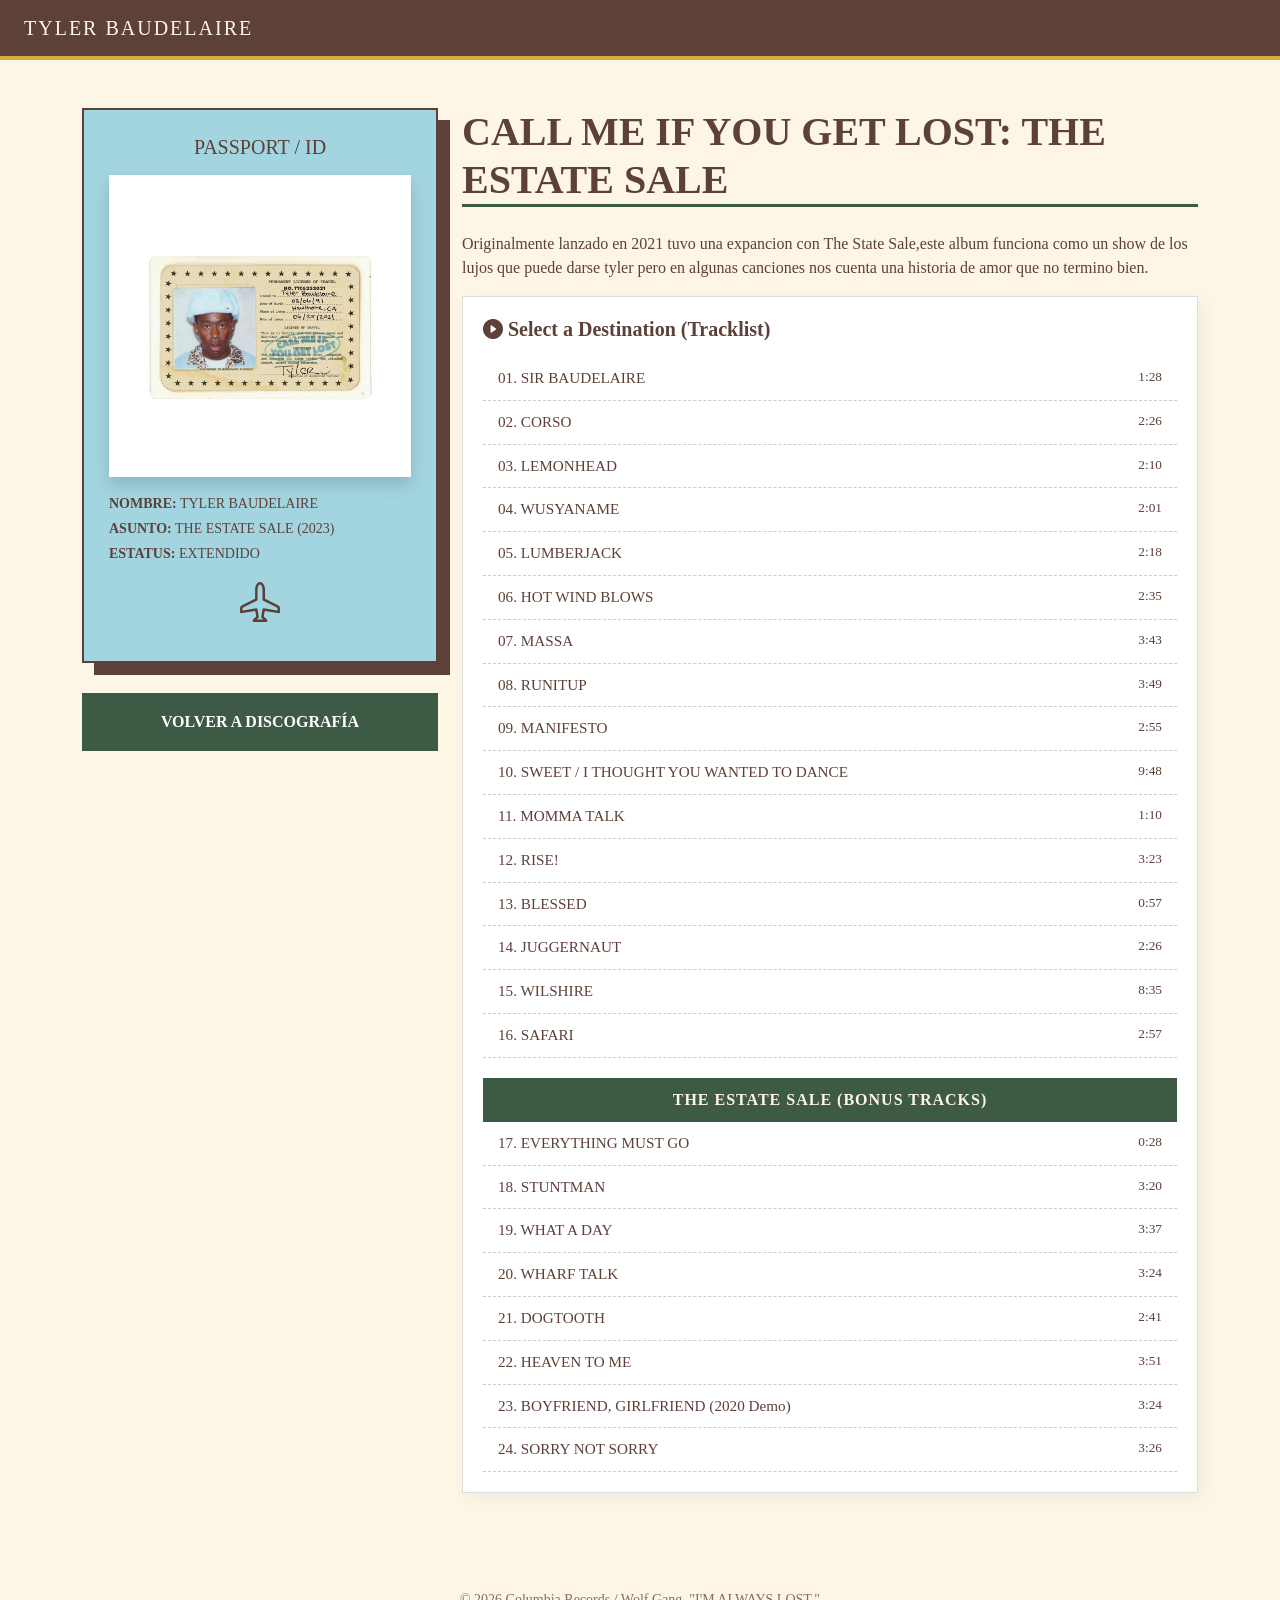
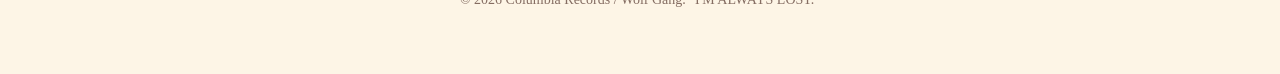
<file: cmiygl.html>
<!DOCTYPE html>
<html lang="es">
<head>
    <meta charset="UTF-8">
    <meta name="viewport" content="width=device-width, initial-scale=1.0">
    <title>CMIYGL: The Estate Sale</title>
    <link href="https://cdn.jsdelivr.net/npm/bootstrap@5.3.0/dist/css/bootstrap.min.css" rel="stylesheet">
    <link href="https://cdn.jsdelivr.net/npm/bootstrap-icons@1.11.0/font/bootstrap-icons.css" rel="stylesheet">
    <style>
        :root {
            --cmiygl-blue: #a3d5e0; 
            --cmiygl-cream: #fdf5e6; 
            --cmiygl-brown: #5d4037; 
            --cmiygl-gold: #d4af37;
            --estate-green: #3d5a45;
        }

        body {
            background-color: var(--cmiygl-cream);
            color: var(--cmiygl-brown);
            font-family: 'Georgia', serif;
        }

        .navbar {
            background-color: var(--cmiygl-brown) !important;
            border-bottom: 4px solid var(--cmiygl-gold);
        }

        .navbar-brand {
            color: var(--cmiygl-cream) !important;
            text-transform: uppercase;
            letter-spacing: 2px;
            text-decoration: none;
        }

        /* Estilo de la Tarjeta */
        .passport-card {
            background-color: var(--cmiygl-blue);
            padding: 25px;
            border: 2px solid var(--cmiygl-brown);
            box-shadow: 12px 12px 0px var(--cmiygl-brown);
            margin-bottom: 30px;
        }

        .section-title {
            font-family: 'Times New Roman', serif;
            font-weight: 900;
            text-transform: uppercase;
            border-bottom: 3px solid var(--estate-green);
            margin-bottom: 25px;
        }

        /* Listado de Canciones */
        .track-list-container {
            background: white;
            border: 1px solid #ddd;
            padding: 20px;
            box-shadow: 5px 5px 15px rgba(0,0,0,0.05);
        }

        .track-item {
            display: flex;
            justify-content: space-between;
            padding: 10px 15px;
            border-bottom: 1px dashed #ccc;
            font-size: 0.95rem;
            text-decoration: none; /* Quitar subrayado de enlace */
            color: var(--cmiygl-brown);
            transition: all 0.2s ease;
        }

        .track-item:hover {
            background-color: var(--cmiygl-blue);
            color: white;
            padding-left: 25px; /* Efecto de desplazamiento */
        }

        .estate-sale-header {
            background-color: var(--estate-green);
            color: var(--cmiygl-cream);
            padding: 10px;
            margin-top: 20px;
            text-align: center;
            font-weight: bold;
            letter-spacing: 1px;
        }

        .btn-travel {
            background-color: var(--estate-green);
            color: white;
            border-radius: 0;
            font-weight: bold;
            text-transform: uppercase;
            transition: 0.3s;
        }

        .btn-travel:hover {
            background-color: var(--cmiygl-brown);
            color: white;
        }
    </style>
</head>
<body>

    <nav class="navbar navbar-expand-md sticky-top">
        <div class="container-fluid px-4">
            <a class="navbar-brand" href="index.html">TYLER BAUDELAIRE</a>
        </div>
    </nav>

    <section class="py-5">
        <div class="container">
            <div class="row">
                <div class="col-md-4">
                    <div class="passport-card">
                        <h5 class="text-center mb-3">PASSPORT / ID</h5>
                        <img src="img/CMIYGL.jpg" alt="Estate Sale" class="img-fluid border border-white shadow mb-3">
                        <p class="small mb-1"><strong>NOMBRE:</strong> TYLER BAUDELAIRE</p>
                        <p class="small mb-1"><strong>ASUNTO:</strong> THE ESTATE SALE (2023)</p>
                        <p class="small"><strong>ESTATUS:</strong> EXTENDIDO</p>
                        <i class="bi bi-airplane h1 d-block text-center mt-3"></i>
                    </div>
                    <a href="index.html#discografia" class="btn btn-travel w-100 py-3 text-decoration-none text-center">Volver a Discografía</a>
                </div>

                <div class="col-md-8">
                    <h1 class="section-title">Call Me If You Get Lost: The Estate Sale</h1>
                    <p>Originalmente lanzado en 2021 tuvo una expancion con The State Sale,este album funciona como un show de los lujos que puede darse tyler pero en algunas canciones nos cuenta una historia de amor que no termino bien.</p>
                    
                    <div class="track-list-container">
                        <h5 class="fw-bold mb-3"><i class="bi bi-play-circle-fill"></i> Select a Destination (Tracklist)</h5>
                        
                        <a href="https://music.youtube.com/watch?v=aktRqdBmrf4&si=-vWbid5A9KIsm37d" target="_blank" class="track-item"><span>01. SIR BAUDELAIRE</span> <small>1:28</small></a>
                        <a href="https://music.youtube.com/watch?v=qz-k3DoMxkw&si=hAHI-_4cjJu7qn8R  " target="_blank" class="track-item"><span>02. CORSO</span> <small>2:26</small></a>
                        <a href="https://music.youtube.com/watch?v=QjckqsLmb1o&si=kDhjdwzZQDF7Rr7R" target="_blank" class="track-item"><span>03. LEMONHEAD</span> <small>2:10</small></a>
                        <a href="https://music.youtube.com/watch?v=WD-kOAeAcTY&si=rUmgJxIt1_SsGtP9" target="_blank" class="track-item"><span>04. WUSYANAME</span> <small>2:01</small></a>
                        <a href="https://music.youtube.com/watch?v=-7DRsw7_i34&si=hlGdZVcaWZL3Q8Dv" target="_blank" class="track-item"><span>05. LUMBERJACK</span> <small>2:18</small></a>
                        <a href="https://music.youtube.com/watch?v=t4MR7Ilg5dc&si=jkOwYjkhgM94_d6q" target="_blank" class="track-item"><span>06. HOT WIND BLOWS</span> <small>2:35</small></a>
                        <a href="https://music.youtube.com/watch?v=_U5xtAaHRuU&si=OBWbIRxpv6rllIVM" target="_blank" class="track-item"><span>07. MASSA</span> <small>3:43</small></a>
                        <a href="https://music.youtube.com/watch?v=3AA7ybax90w&si=Dl1feYgfs9SPTPDU" target="_blank" class="track-item"><span>08. RUNITUP</span> <small>3:49</small></a>
                        <a href="https://music.youtube.com/watch?v=0W4-_52gMbE&si=BLPsYDjqmsXyO_Sy" target="_blank" class="track-item"><span>09. MANIFESTO</span> <small>2:55</small></a>
                        <a href="https://music.youtube.com/watch?v=oCEaYar1RgU&si=qUw_cPkXZr1KlI2R" target="_blank" class="track-item"><span>10. SWEET / I THOUGHT YOU WANTED TO DANCE</span> <small>9:48</small></a>
                        <a href="https://music.youtube.com/watch?v=UMA6WlsJEbo&si=-KhLZfpnhywEgs9R" target="_blank" class="track-item"><span>11. MOMMA TALK</span> <small>1:10</small></a>
                        <a href="https://music.youtube.com/watch?v=kZrvZYoXbP4&si=iKrlP_FsHLfS4T1O" target="_blank" class="track-item"><span>12. RISE!</span> <small>3:23</small></a>
                        <a href="https://music.youtube.com/watch?v=6gvmT2JhYnc&si=hpNeCxMpZ23VBYWd" target="_blank" class="track-item"><span>13. BLESSED</span> <small>0:57</small></a>
                        <a href="https://music.youtube.com/watch?v=pmkYOjJ7qSg&si=fOoRxXFv6tjnxU5x" target="_blank" class="track-item"><span>14. JUGGERNAUT</span> <small>2:26</small></a>
                        <a href="https://music.youtube.com/watch?v=sDEKUUxnLac&si=Z5pKhRQS63G3O08F" target="_blank" class="track-item"><span>15. WILSHIRE</span> <small>8:35</small></a>
                        <a href="https://music.youtube.com/watch?v=VV_4SMGazk0&si=pfn63W-uUf9A1wm4Y" target="_blank" class="track-item"><span>16. SAFARI</span> <small>2:57</small></a>

                        <div class="estate-sale-header text-uppercase">
                            The Estate Sale (Bonus Tracks)
                        </div>
                        <a href="https://music.youtube.com/watch?v=t7hS8FSH-Vs&si=QBiN1-ILBrA9ludg" target="_blank" class="track-item"><span>17. EVERYTHING MUST GO</span> <small>0:28</small></a>
                        <a href="https://music.youtube.com/watch?v=lgLLWXMTsUA&si=boRjQZ8uQkK1GJPG" target="_blank" class="track-item"><span>18. STUNTMAN</span> <small>3:20</small></a>
                        <a href="https://music.youtube.com/watch?v=J3olMh9iv0k&si=CznzhKrvQJg2y5UI" target="_blank" class="track-item"><span>19. WHAT A DAY</span> <small>3:37</small></a>
                        <a href="https://music.youtube.com/watch?v=MZ7okaUoqHs&si=39WDp266zU6vOYJW" target="_blank" class="track-item"><span>20. WHARF TALK</span> <small>3:24</small></a>
                        <a href="https://music.youtube.com/watch?v=lOuAZ6-2i-s&si=f0hstyhE5G1iFWW6" target="_blank" class="track-item"><span>21. DOGTOOTH</span> <small>2:41</small></a>
                        <a href="https://music.youtube.com/watch?v=MLnjmwAppxQ&si=9yuV9-d_049-v9iz" target="_blank" class="track-item"><span>22. HEAVEN TO ME</span> <small>3:51</small></a>
                        <a href="https://music.youtube.com/watch?v=nteYkDKLnps&si=RjDxVGl4LtKt3mxH" target="_blank" class="track-item"><span>23. BOYFRIEND, GIRLFRIEND (2020 Demo)</span> <small>3:24</small></a>
                        <a href="https://music.youtube.com/watch?v=kh7jlleDZLc&si=NG1CA0k7JcXSc_Yu" target="_blank" class="track-item"><span>24. SORRY NOT SORRY</span> <small>3:26</small></a>
                    </div>
                </div>
            </div>
        </div>
    </section>

    <footer class="py-5 text-center small opacity-75">
        <p>&copy; 2026 Columbia Records / Wolf Gang. "I'M ALWAYS LOST."</p>
    </footer>

    <script src="https://cdn.jsdelivr.net/npm/bootstrap@5.3.0/dist/js/bootstrap.bundle.min.js"></script>
</body>
</html>
</file>
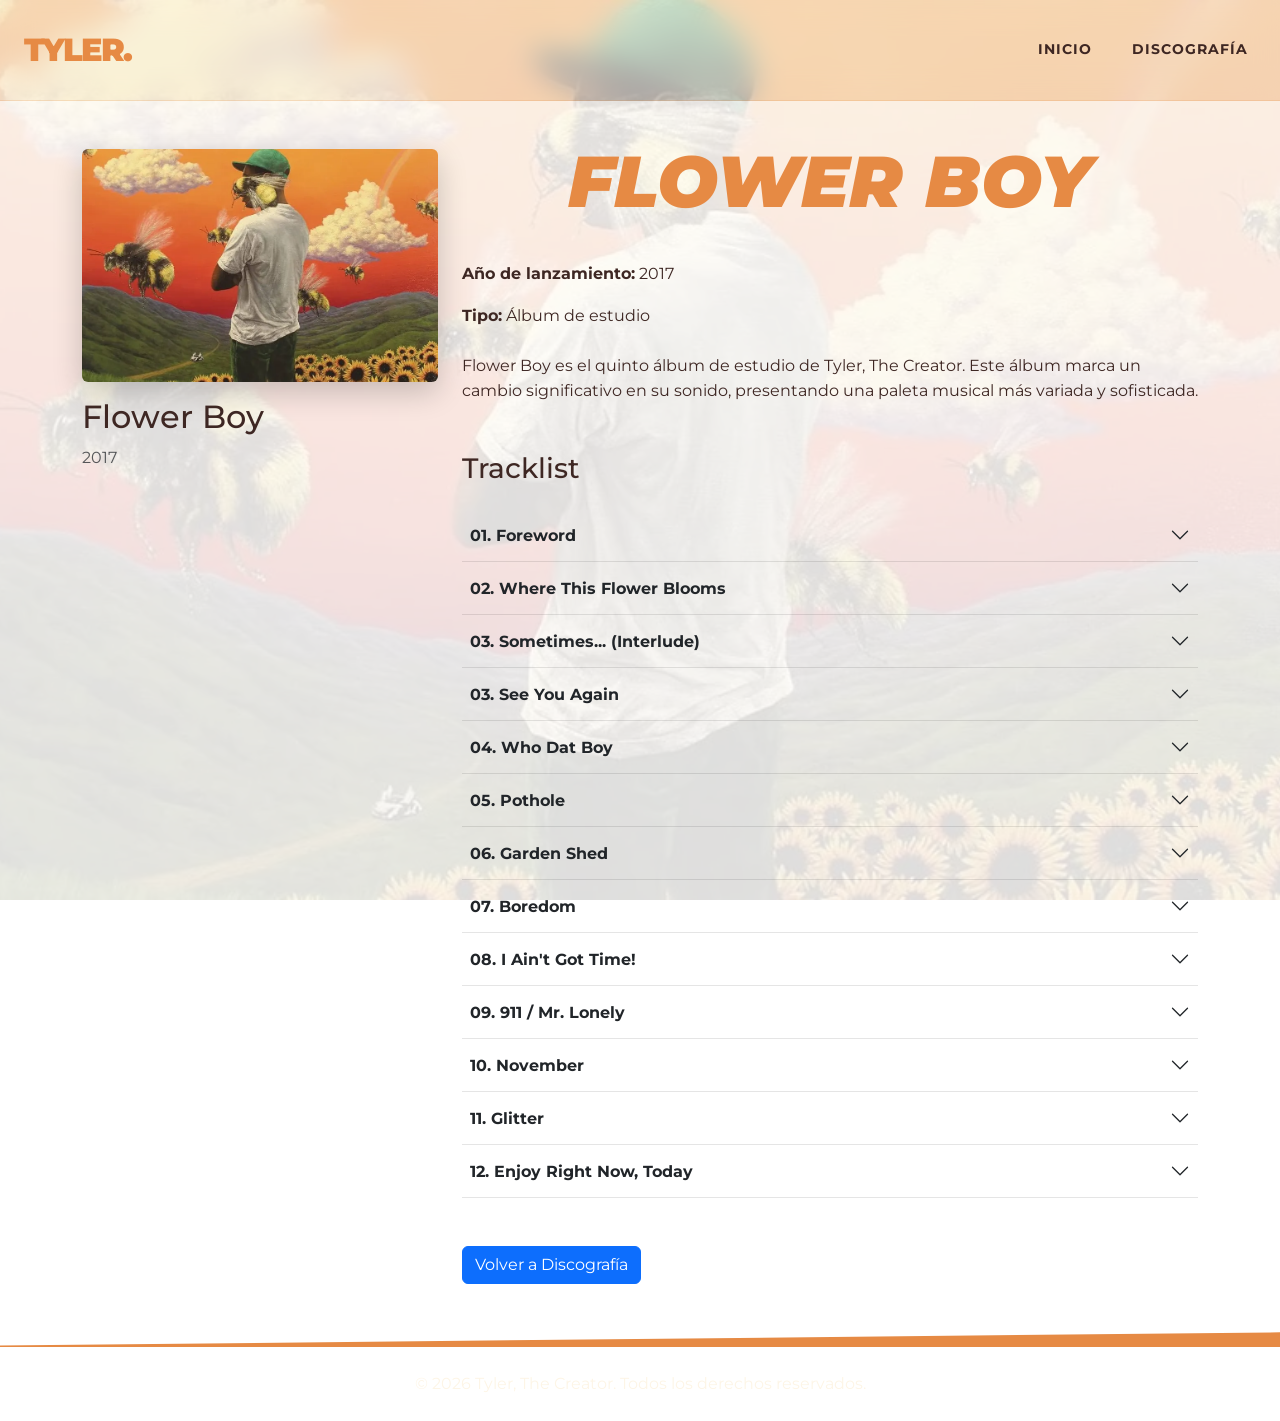
<file: flower-boy.html>
<!DOCTYPE html>
<html lang="es">
<head>
    <meta charset="UTF-8">
    <meta name="viewport" content="width=device-width, initial-scale=1.0">
    <title>Flower Boy - Tyler, The Creator</title>
    <link rel="stylesheet" href="css/bootstrap.css" />
    <link rel="stylesheet" href="css/style.css" />
    <link href="https://cdn.jsdelivr.net/npm/bootstrap-icons@1.11.0/font/bootstrap-icons.css" rel="stylesheet">
    <style>
        /* fondo con la portada del álbum para esta página */
        body {
            background: url('img/Flower-Boy-de-Tyler-the-Creator.webp') center/cover fixed no-repeat;
            color: var(--text-dark);
        }
        /* asegurar legibilidad poniendo overlay sobre el contenido */
        section, footer, nav {
            background: rgba(255,255,255,0.85);
        }

        /* Estilos personalizados para el acordeón */
        .accordion-item {
            border: none;
            border-bottom: 1px solid rgba(0,0,0,0.1);
        }
        .accordion-button {
            padding: 1rem 0.5rem;
        }
        .accordion-button:not(.collapsed) {
            background-color: transparent;
            color: #e67e22; /* Color temático naranja/abeja */
            box-shadow: none;
        }
        .accordion-button:focus {
            box-shadow: none;
        }
        .btn-play {
            background-color: #fbbf24;
            border: none;
            color: #000;
            transition: 0.3s;
        }
        .btn-play:hover {
            background-color: #000;
            color: #fff;
        }
    </style>
</head>
<body>
    <nav class="navbar navbar-expand-md navbar-dark sticky-top">
        <div class="container-fluid px-4">
            <a class="navbar-brand" href="index.html">Tyler.</a>
            <button class="navbar-toggler" type="button" data-bs-toggle="collapse" data-bs-target="#navbarNav">
                <span class="navbar-toggler-icon"></span>
            </button>
            <div class="collapse navbar-collapse" id="navbarNav">
                <ul class="navbar-nav ms-auto">
                    <li class="nav-item">
                        <a class="nav-link" href="index.html#inicio">Inicio</a>
                    </li>
                    <li class="nav-item">
                        <a class="nav-link" href="index.html#discografia">Discografía</a>
                    </li>
                </ul>
            </div>
        </div>
    </nav>

    <section class="py-5">
        <div class="container">
            <div class="row align-items-start">
                <div class="col-md-4 mb-4 sticky-md-top" style="top: 100px;">
                    <img src="img/Flower-Boy-de-Tyler-the-Creator.webp" alt="Flower Boy Album" class="img-fluid rounded" style="box-shadow: 0 10px 30px rgba(0,0,0,0.2);">
                    <div class="album-card-large mt-3">
                        <h2>Flower Boy</h2>
                        <p class="album-year text-muted">2017</p>
                    </div>
                </div>
                
                <div class="col-md-8">
                    <h1 class="section-title">Flower Boy</h1>
                    <p><strong>Año de lanzamiento:</strong> 2017</p>
                    <p><strong>Tipo:</strong> Álbum de estudio</p>
                    <p class="mt-4">Flower Boy es el quinto álbum de estudio de Tyler, The Creator. Este álbum marca un cambio significativo en su sonido, presentando una paleta musical más variada y sofisticada.</p>
                    
                    <h3 class="mt-5 mb-4">Tracklist</h3>
                    
                    <div class="accordion accordion-flush" id="tracklistAccordion">
                        
                        <div class="accordion-item bg-transparent">
                            <h2 class="accordion-header">
                                <button class="accordion-button collapsed bg-transparent fw-bold" type="button" data-bs-toggle="collapse" data-bs-target="#collapse1">
                                    01. Foreword
                                </button>
                            </h2>
                            <div id="collapse1" class="accordion-collapse collapse" data-bs-parent="#tracklistAccordion">
                                <div class="accordion-body">
                                    <p class="small text-muted">La palabra Foreword signifa como palabras previas funciona como una introduccion al album haciendo preguntas como "How many raps can i write til I get my a chain" o "And if i drown, who is gonna know?" hablando del exito musical o su propia soledad temas recurrentes a lo largo del album</p>
                                    <button class="btn btn-sm btn-play rounded-pill px-3"><i class="bi bi-play-fill"></i> Reproducir</button>
                                </div>
                            </div>
                        </div>

                        <div class="accordion-item bg-transparent">
                            <h2 class="accordion-header">
                                <button class="accordion-button collapsed bg-transparent fw-bold" type="button" data-bs-toggle="collapse" data-bs-target="#collapse2">
                                    02. Where This Flower Blooms
                                </button>
                            </h2>
                            <div id="collapse2" class="accordion-collapse collapse" data-bs-parent="#tracklistAccordion">
                                <div class="accordion-body">
                                    <p class="small text-muted">Una canción introspectiva junto a su compañero/amigo del colectivo de OddFuture Frank Ocean, habla acerca de su crecimiento personal y artistico haciendo una metafora de florecer como una flor.</p>
                                    <button class="btn btn-sm btn-play rounded-pill px-3"><i class="bi bi-play-fill"></i> Reproducir</button>
                                </div>
                            </div>
                        </div>

                        <div class="accordion-item bg-transparent">
                            <h2 class="accordion-header">
                                <button class="accordion-button collapsed bg-transparent fw-bold" type="button" data-bs-toggle="collapse" data-bs-target="#collapse3">
                                    03. Sometimes... (Interlude)
                                </button>
                            </h2>
                            <div id="collapse3" class="accordion-collapse collapse" data-bs-parent="#tracklistAccordion">
                                <div class="accordion-body">
                                    <p class="small text-muted">Esta cancion es un pequeño interludio, como una introduccion de la siguiente canción </p>
                                    <button class="btn btn-sm btn-play rounded-pill px-3"><i class="bi bi-play-fill"></i> Reproducir</button>
                                </div>
                            </div>
                        </div>

                        <div class="accordion-item bg-transparent">
                            <h2 class="accordion-header">
                                <button class="accordion-button collapsed bg-transparent fw-bold" type="button" data-bs-toggle="collapse" data-bs-target="#collapse4">
                                    03. See You Again
                                </button>
                            </h2>
                            <div id="collapse4" class="accordion-collapse collapse" data-bs-parent="#tracklistAccordion">
                                <div class="accordion-body">
                                    <p class="small text-muted">El éxito romántico del álbum. Una melodía soñadora sobre alguien que solo existe en la imaginación.</p>
                                    <button class="btn btn-sm btn-play rounded-pill px-3"><i class="bi bi-play-fill"></i> Reproducir</button>
                                </div>
                            </div>
                        </div>

                        <div class="accordion-item bg-transparent">
                            <h2 class="accordion-header">
                                <button class="accordion-button collapsed bg-transparent fw-bold" type="button" data-bs-toggle="collapse" data-bs-target="#collapse5">
                                    04. Who Dat Boy
                                </button>
                            </h2>
                            <div id="collapse5" class="accordion-collapse collapse" data-bs-parent="#tracklistAccordion">
                                <div class="accordion-body">
                                    <p class="small text-muted">Un track agresivo y lleno de energía con A$AP Rocky que rompe con la suavidad del álbum.</p>
                                    <button class="btn btn-sm btn-play rounded-pill px-3"><i class="bi bi-play-fill"></i> Reproducir</button>
                                </div>
                            </div>
                        </div>

                        <div class="accordion-item bg-transparent">
                            <h2 class="accordion-header">
                                <button class="accordion-button collapsed bg-transparent fw-bold" type="button" data-bs-toggle="collapse" data-bs-target="#collapse6">
                                    05. Pothole
                                </button>
                            </h2>
                            <div id="collapse6" class="accordion-collapse collapse" data-bs-parent="#tracklistAccordion">
                                <div class="accordion-body">
                                    <p class="small text-muted">Una canción más introspectiva, hablando de avanzar y superar dificultades, haciendo referencia a estas en forma de baches que uno puede encontrar mientas maneja(vives tu vida).</p>
                                    <button class="btn btn-sm btn-play rounded-pill px-3"><i class="bi bi-play-fill"></i> Reproducir</button>
                                </div>
                            </div>
                        </div>

                        <div class="accordion-item bg-transparent">
                            <h2 class="accordion-header">
                                <button class="accordion-button collapsed bg-transparent fw-bold" type="button" data-bs-toggle="collapse" data-bs-target="#collapse7">
                                    06. Garden Shed
                                </button>
                            </h2>
                            <div id="collapse7" class="accordion-collapse collapse" data-bs-parent="#tracklistAccordion">
                                <div class="accordion-body">
                                    <p class="small text-muted">Mi cancion favorita del album, Garden Shed habla acerca de la represion y guardarse sentimientos estos guardados en un cobertizo tyler lo usa para hablar de su sexualidad yo en cambio para la represion de ideas, gustos o sentimientos.</p>
                                    <button class="btn btn-sm btn-play rounded-pill px-3"><i class="bi bi-play-fill"></i> Reproducir</button>
                                </div>
                            </div>
                        </div>

                        <div class="accordion-item bg-transparent">
                            <h2 class="accordion-header">
                                <button class="accordion-button collapsed bg-transparent fw-bold" type="button" data-bs-toggle="collapse" data-bs-target="#collapse8">
                                    07. Boredom
                                </button>
                            </h2>
                            <div id="collapse8" class="accordion-collapse collapse" data-bs-parent="#tracklistAccordion">
                                <div class="accordion-body">
                                    <p class="small text-muted">Una canción sobre la soledad y el aburrimiento, con un ritmo relajado y atrapante con los vocales de Anna of the north</p>
                                    <button class="btn btn-sm btn-play rounded-pill px-3"><i class="bi bi-play-fill"></i> Reproducir</button>
                                </div>
                            </div>
                        </div>

                        <div class="accordion-item bg-transparent">
                            <h2 class="accordion-header">
                                <button class="accordion-button collapsed bg-transparent fw-bold" type="button" data-bs-toggle="collapse" data-bs-target="#collapse9">
                                    08. I Ain't Got Time!
                                </button>
                            </h2>
                            <div id="collapse9" class="accordion-collapse collapse" data-bs-parent="#tracklistAccordion">
                                <div class="accordion-body">
                                    <p class="small text-muted">Tyler aborda temas que van desde su rechazo hacia las personas que solo se interesan en él por su éxito, hasta el asombro por lo que ha logrado y su anhelo por conseguir más.
                                        En la canción anterior, el estribillo repite 'find some time' (encuentra algo de tiempo), por lo que esta canción funciona como un contraste al estado mental aburrido de Tyler mediante un cambio en las letras y un tempo más acelerado.</p>
                                    <button class="btn btn-sm btn-play rounded-pill px-3"><i class="bi bi-play-fill"></i> Reproducir</button>
                                </div>
                            </div>
                        </div>

                        <div class="accordion-item bg-transparent">
                            <h2 class="accordion-header">
                                <button class="accordion-button collapsed bg-transparent fw-bold" type="button" data-bs-toggle="collapse" data-bs-target="#collapse10">
                                    09. 911 / Mr. Lonely
                                </button>
                            </h2>
                            <div id="collapse10" class="accordion-collapse collapse" data-bs-parent="#tracklistAccordion">
                                <div class="accordion-body">
                                    <p class="small text-muted">Continua con la tradicion de canciones divididas en dos partes 911 habla de soledad y que alguien lo llame usa el numero 911 porque es el numero de emergencia dejando implicito que el esta disponible en cualquier momento en que le necesiten,
                                        por otro lado Mr. Lonely con un ritmo mas animado continua con la lirica de soledad hablando que apesar de todo el dinero, fama y exito que a conseguido no puede encontrar alguien que lo acompañe rellenado ese vacio con objetos materiales.</p>
                                    <button class="btn btn-sm btn-play rounded-pill px-3"><i class="bi bi-play-fill"></i> Reproducir</button>
                                </div>
                            </div>
                        </div>

                        <div class="accordion-item bg-transparent">
                            <h2 class="accordion-header">
                                <button class="accordion-button collapsed bg-transparent fw-bold" type="button" data-bs-toggle="collapse" data-bs-target="#collapse11">
                                    10. November
                                </button>
                            </h2>
                            <div id="collapse11" class="accordion-collapse collapse" data-bs-parent="#tracklistAccordion">
                                <div class="accordion-body">
                                    <p class="small text-muted">Una cancion que habla acerca de volver a un momento tyler en cierta parte de la cancio hace que los colaboradores se integren a la cancion acerca de los tiempos a los que quisieran volver.</p>
                                    <button class="btn btn-sm btn-play rounded-pill px-3"><i class="bi bi-play-fill"></i> Reproducir</button>
                                </div>
                            </div>
                        </div>

                        <div class="accordion-item bg-transparent">
                            <h2 class="accordion-header">
                                <button class="accordion-button collapsed bg-transparent fw-bold" type="button" data-bs-toggle="collapse" data-bs-target="#collapse12">
                                    11. Glitter
                                </button>
                            </h2>
                            <div id="collapse12" class="accordion-collapse collapse" data-bs-parent="#tracklistAccordion">
                                <div class="accordion-body">
                                    <p class="small text-muted">Una cancion de amor hablando acerca de esa persona que nos hace sentir chispas o brillos, hasta que a la mitad de la cancion se corta el ritmo dejando implicito que es un mensaje de voz no pudo comunicar sus sentimientos dejandolos en el aire.</p>
                                    <button class="btn btn-sm btn-play rounded-pill px-3"><i class="bi bi-play-fill"></i> Reproducir</button>
                                </div>
                            </div>
                        </div>

                        <div class="accordion-item bg-transparent">
                            <h2 class="accordion-header">
                                <button class="accordion-button collapsed bg-transparent fw-bold" type="button" data-bs-toggle="collapse" data-bs-target="#collapse13">
                                    12. Enjoy Right Now, Today
                                </button>
                            </h2>
                            <div id="collapse13" class="accordion-collapse collapse" data-bs-parent="#tracklistAccordion">
                                <div class="accordion-body">
                                    <p class="small text-muted">Una cancion sin lirica solo instrumentales para que disfrutes ahora mismo hoy.</p>
                                    <button class="btn btn-sm btn-play rounded-pill px-3" ><i class="bi bi-play-fill"></i> Reproducir</button>
                                </div>
                            </div>
                        </div>

                    <div class="mt-5">
                        <a href="index.html#discografia" class="btn btn-primary">Volver a Discografía</a>
                    </div>
                </div>
            </div>
        </div>
    </section>

    <footer class="py-4">
        <div class="container text-center">
            <p class="mb-0">&copy; 2026 Tyler, The Creator. Todos los derechos reservados.</p>
        </div>
    </footer>

    <script src="https://cdn.jsdelivr.net/npm/bootstrap@5.3.0/dist/js/bootstrap.bundle.min.js"></script>
    
    <!-- Audio Player -->
    <audio id="audioPlayer" preload="none"></audio>
    
    <script>
        // Mapa de tracks a archivos de audio
        const trackFiles = {
            'collapse1': 'SFFB/Foreword.MP3',
            'collapse2': 'SFFB/Where This Flower Blooms.MP3',
            'collapse3': 'SFFB/Sometimes.MP3',
            'collapse4': 'SFFB/See You Again.MP3',
            'collapse5': 'SFFB/Who Dat Boy.MP3',
            'collapse6': 'SFFB/Pothole.MP3',
            'collapse7': 'SFFB/Garden Shed.MP3',
            'collapse8': 'SFFB/Boredom.MP3',
            'collapse9': 'SFFB/I Ain\'t Got Time!.MP3',
            'collapse10': 'SFFB/911  Mr. Lonely.MP3',
            'collapse11': 'SFFB/November.MP3',
            'collapse12': 'SFFB/Glitter.MP3',
            'collapse13': 'SFFB/Enjoy Right Now, Today.MP3'
        };

        // Función para reproducir/pausar audio
        function playTrack(trackId) {
            const audio = document.getElementById('audioPlayer');
            const currentSrc = audio.src.split('/').pop();
            const newSrc = trackFiles[trackId];
            
            if (audio.src.includes(newSrc)) {
                // Si es la misma canción, pausar/reproducir
                if (audio.paused) {
                    audio.play();
                } else {
                    audio.pause();
                }
            } else {
                // Cambiar a nueva canción
                audio.src = newSrc;
                audio.play();
            }
        }

        // Agregar event listeners a los botones de reproducción
        document.addEventListener('DOMContentLoaded', function() {
            const playButtons = document.querySelectorAll('.btn-play');
            
            playButtons.forEach(button => {
                button.addEventListener('click', function(e) {
                    e.preventDefault();
                    const accordionItem = this.closest('.accordion-item');
                    const collapseId = accordionItem.querySelector('.accordion-button').getAttribute('data-bs-target').substring(1);
                    playTrack(collapseId);
                    
                    // Cambiar icono del botón
                    const icon = this.querySelector('i');
                    if (document.getElementById('audioPlayer').paused) {
                        icon.className = 'bi bi-play-fill';
                    } else {
                        icon.className = 'bi bi-pause-fill';
                    }
                });
            });
        });
    </script>
</body>
</html>
</file>
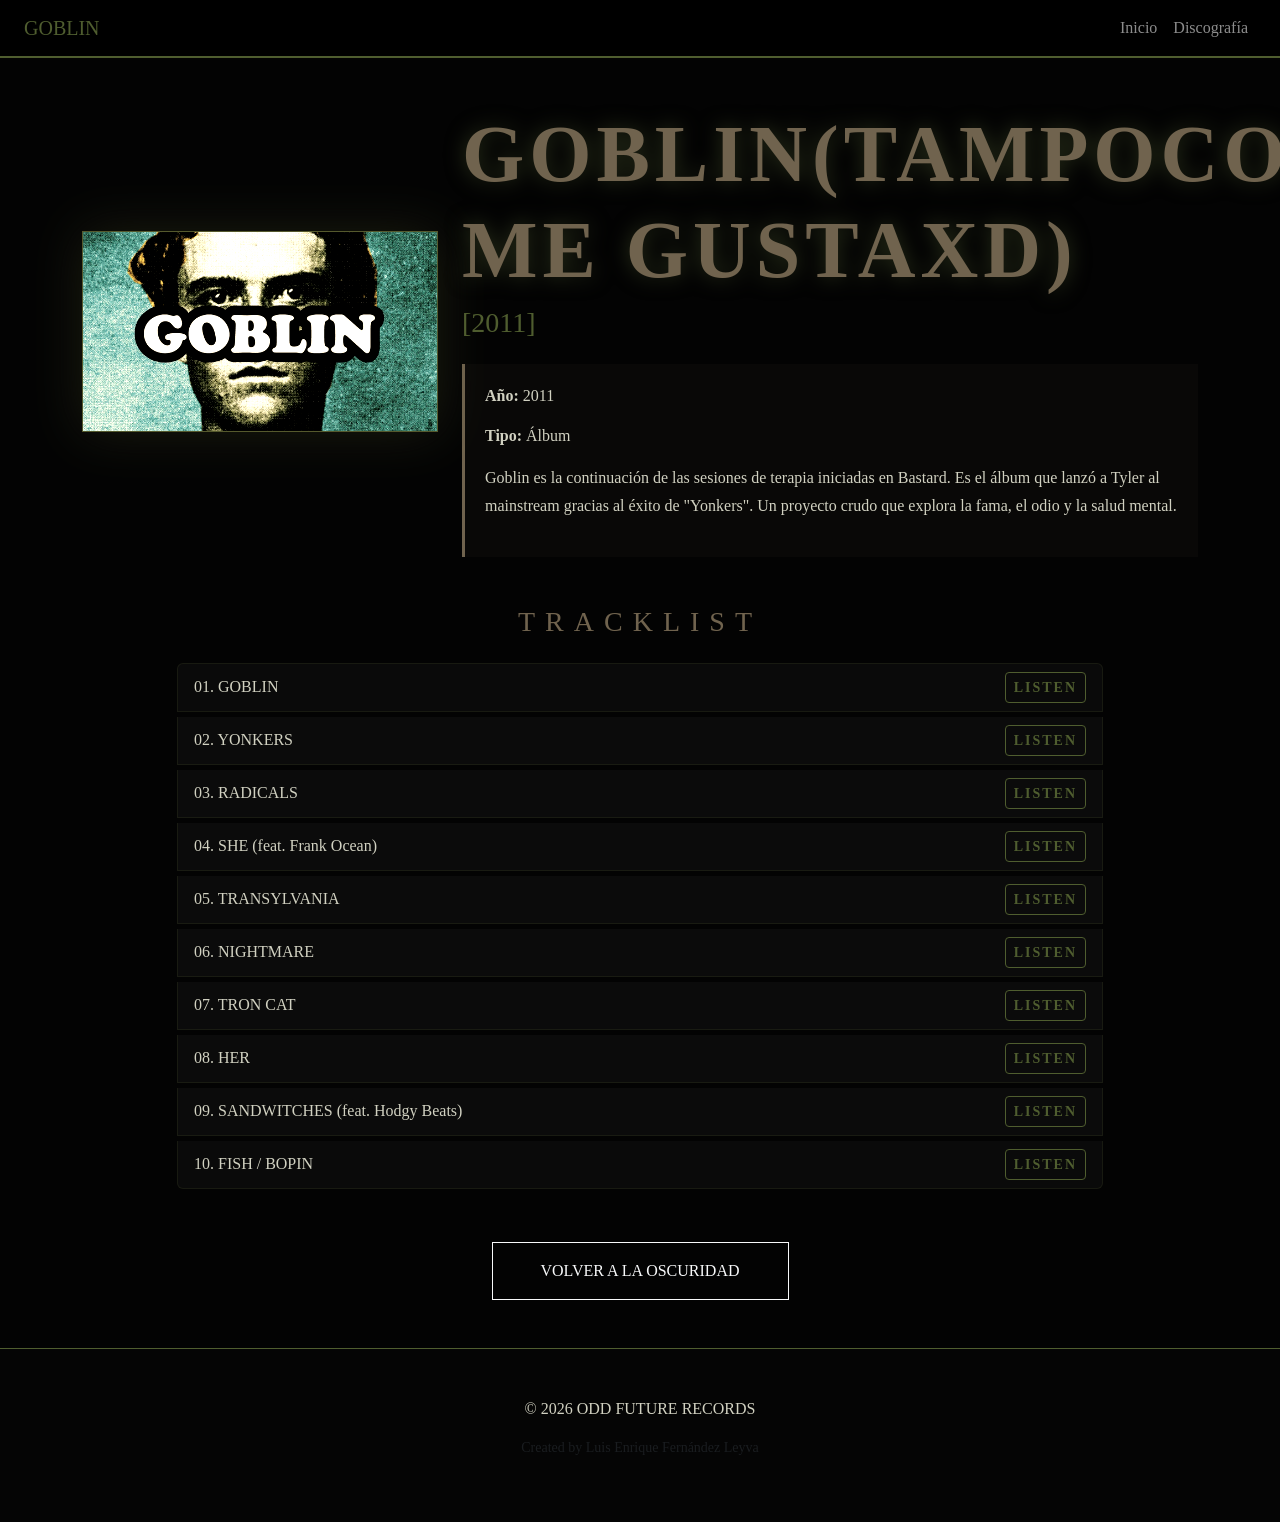
<file: goblin.html>
<!DOCTYPE html>
<html lang="es">
<head>
    <meta charset="UTF-8">
    <meta name="viewport" content="width=device-width, initial-scale=1.0">
    <title>Goblin - Tyler, The Creator</title>
    <link rel="stylesheet" href="css/bootstrap.css" />
    <link href="https://cdn.jsdelivr.net/npm/bootstrap-icons@1.11.0/font/bootstrap-icons.css" rel="stylesheet">
    <style>
        :root {
            --goblin-green: #4f5d2f;
            --goblin-dark: #0a0a0a;
            --goblin-sepia: #70634e;
            --goblin-text: #d1d1c1;
        }

        body {
            /* Fondo oscuro con textura sutil */
            background-color: var(--goblin-dark);
            background-image: linear-gradient(rgba(0,0,0,0.7), rgba(0,0,0,0.7)), url('https://www.transparenttextures.com/patterns/dark-matter.png');
            color: var(--goblin-text);
            font-family: 'Garamond', serif; /* Un estilo más clásico/tétrico */
        }

        .navbar {
            background-color: #000 !important;
            border-bottom: 2px solid var(--goblin-green);
        }

        .album-title {
            font-size: 5rem;
            font-weight: 900;
            color: var(--goblin-sepia);
            text-transform: uppercase;
            letter-spacing: 5px;
            filter: drop-shadow(0 0 10px rgba(79, 93, 47, 0.5));
        }

        /* Imagen estilo fotografía vieja */
        .album-img {
            border: 1px solid var(--goblin-green);
            filter: sepia(40%) contrast(120%);
            box-shadow: 0 0 50px rgba(79, 93, 47, 0.3);
            transition: 0.5s;
        }
        
        .album-img:hover {
            filter: sepia(0%) contrast(100%);
        }

        /* Tracklist estilo minimalista oscuro */
        .list-group-item {
            background-color: rgba(255, 255, 255, 0.03);
            border: 1px solid rgba(79, 93, 47, 0.2);
            color: var(--goblin-text);
            margin-bottom: 5px;
            transition: 0.3s;
        }

        .list-group-item:hover {
            background-color: var(--goblin-green);
            color: white;
        }

        .btn-goblin {
            background-color: transparent;
            color: var(--goblin-green);
            border: 1px solid var(--goblin-green);
            font-weight: bold;
            text-transform: uppercase;
            letter-spacing: 2px;
        }

        .btn-goblin:hover {
            background-color: var(--goblin-green);
            color: white;
        }

        .info-panel {
            border-left: 3px solid var(--goblin-sepia);
            background: rgba(112, 99, 78, 0.05);
            padding: 20px;
        }

        footer {
            border-top: 1px solid var(--goblin-green);
            background-color: #050505;
        }
    </style>
</head>
<body>
    <nav class="navbar navbar-expand-md navbar-dark sticky-top">
        <div class="container-fluid px-4">
            <a class="navbar-brand" href="index.html" style="color: var(--goblin-green);">GOBLIN</a>
            <div class="collapse navbar-collapse" id="navbarNav">
                <ul class="navbar-nav ms-auto">
                    <li class="nav-item"><a class="nav-link" href="index.html">Inicio</a></li>
                    <li class="nav-item"><a class="nav-link" href="index.html#discografia">Discografía</a></li>
                </ul>
            </div>
        </div>
    </nav>

    <section class="py-5">
        <div class="container">
            <div class="row align-items-center">
                <div class="col-md-4 mb-4 mb-md-0">
                    <img src="img/Goblin.webp" alt="Goblin Album" class="img-fluid album-img">
                </div>
                <div class="col-md-8">
                    <h1 class="album-title">GOBLIN(tampoco me gustaxd)</h1>
                    <p class="h3 mb-4" style="color: var(--goblin-green);">[2011]</p>
                    
                    <div class="info-panel">
                        <p><strong>Año:</strong> 2011</p>
                        <p><strong>Tipo:</strong> Álbum</p>
                        <p style="line-height: 1.8;">Goblin es la continuación de las sesiones de terapia iniciadas en Bastard. Es el álbum que lanzó a Tyler al mainstream gracias al éxito de "Yonkers". Un proyecto crudo que explora la fama, el odio y la salud mental.</p>
                    </div>
                </div>
            </div>

            <div class="row mt-5">
                <div class="col-md-10 mx-auto">
                    <h3 class="mb-4 text-center" style="color: var(--goblin-sepia); letter-spacing: 10px;">TRACKLIST</h3>
                    
                    <div class="list-group">
                        <div class="list-group-item d-flex justify-content-between align-items-center">
                            <span>01. GOBLIN</span>
                            <button onclick="controlarAudio('Goblin/01_goblin.mp3', this)" class="btn btn-sm btn-goblin">LISTEN</button>
                        </div>
                        <div class="list-group-item d-flex justify-content-between align-items-center">
                            <span>02. YONKERS</span>
                            <button onclick="controlarAudio('Goblin/02_yonkers.mp3', this)" class="btn btn-sm btn-goblin">LISTEN</button>
                        </div>
                        <div class="list-group-item d-flex justify-content-between align-items-center">
                            <span>03. RADICALS</span>
                            <button onclick="controlarAudio('Goblin/03_radicals.mp3', this)" class="btn btn-sm btn-goblin">LISTEN</button>
                        </div>
                        <div class="list-group-item d-flex justify-content-between align-items-center">
                            <span>04. SHE (feat. Frank Ocean)</span>
                            <button onclick="controlarAudio('Goblin/04_she.mp3', this)" class="btn btn-sm btn-goblin">LISTEN</button>
                        </div>
                        <div class="list-group-item d-flex justify-content-between align-items-center">
                            <span>05. TRANSYLVANIA</span>
                            <button onclick="controlarAudio('Goblin/05_transylvania.mp3', this)" class="btn btn-sm btn-goblin">LISTEN</button>
                        </div>
                        <div class="list-group-item d-flex justify-content-between align-items-center">
                            <span>06. NIGHTMARE</span>
                            <button onclick="controlarAudio('Goblin/06_nightmare.mp3', this)" class="btn btn-sm btn-goblin">LISTEN</button>
                        </div>
                        <div class="list-group-item d-flex justify-content-between align-items-center">
                            <span>07. TRON CAT</span>
                            <button onclick="controlarAudio('Goblin/07_tron_cat.mp3', this)" class="btn btn-sm btn-goblin">LISTEN</button>
                        </div>
                        <div class="list-group-item d-flex justify-content-between align-items-center">
                            <span>08. HER</span>
                            <button onclick="controlarAudio('Goblin/08_her.mp3', this)" class="btn btn-sm btn-goblin">LISTEN</button>
                        </div>
                        <div class="list-group-item d-flex justify-content-between align-items-center">
                            <span>09. SANDWITCHES (feat. Hodgy Beats)</span>
                            <button onclick="controlarAudio('Goblin/09_sandwitches.mp3', this)" class="btn btn-sm btn-goblin">LISTEN</button>
                        </div>
                        <div class="list-group-item d-flex justify-content-between align-items-center">
                            <span>10. FISH / BOPIN</span>
                            <button onclick="controlarAudio('Goblin/10_fish.mp3', this)" class="btn btn-sm btn-goblin">LISTEN</button>
                        </div>
                    </div>
                </div>
            </div>

            <div class="row mt-5">
                <div class="col-12 text-center">
                    <a href="index.html#discografia" class="btn btn-outline-light px-5 py-3" style="border-radius: 0;">
                        VOLVER A LA OSCURIDAD
                    </a>
                </div>
            </div>
        </div>
    </section>

    <footer class="py-5 text-center">
        <div class="container">
            <p>&copy; 2026 ODD FUTURE RECORDS</p>
            <p class="small text-muted">Created by Luis Enrique Fernández Leyva</p>
        </div>
    </footer>

    <audio id="reproductor"></audio>

    <script>
        const audio = document.getElementById('reproductor');
        let btnActivo = null;

        function controlarAudio(ruta, btn) {
            if (audio.src.includes(ruta)) {
                if (audio.paused) { 
                    audio.play(); 
                    btn.innerHTML = "PAUSE"; 
                } else { 
                    audio.pause(); 
                    btn.innerHTML = "LISTEN"; 
                }
            } else {
                if (btnActivo) btnActivo.innerHTML = "LISTEN";
                audio.src = ruta;
                audio.play();
                btnActivo = btn;
                btn.innerHTML = "PAUSE";
            }
            audio.onended = () => btn.innerHTML = "LISTEN";
        }
    </script>
</body>
</html>
</file>
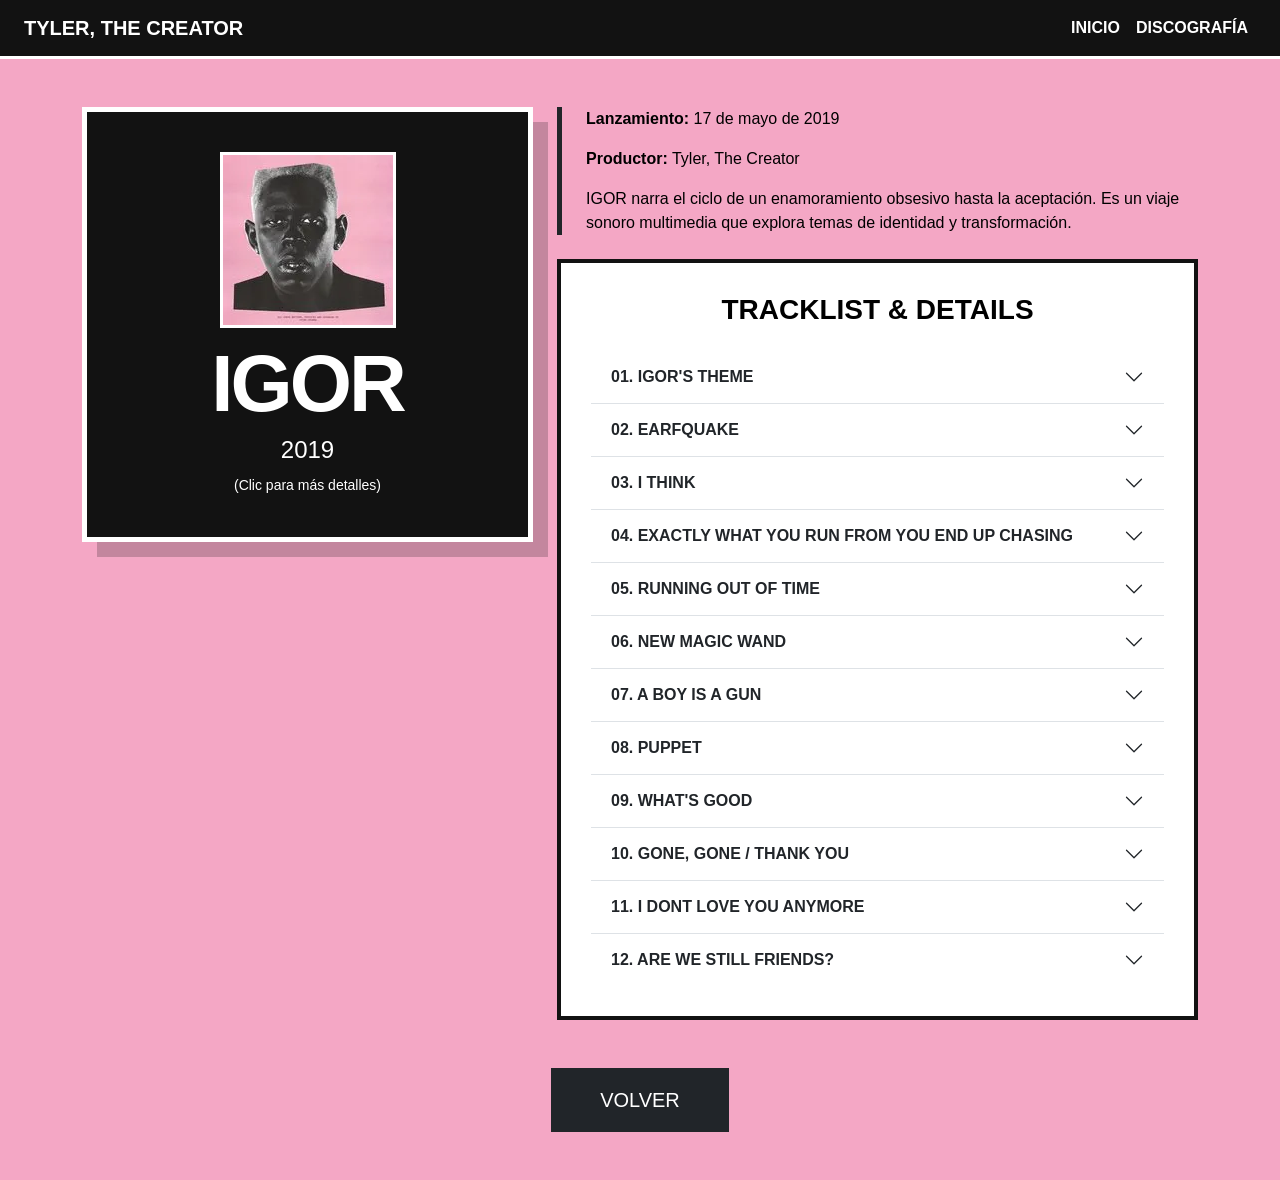
<file: igor.html>
<!DOCTYPE html>
<html lang="es">
<head>
    <meta charset="UTF-8">
    <meta name="viewport" content="width=device-width, initial-scale=1.0">
    <title>IGOR - Tyler, The Creator</title>
    <link rel="stylesheet" href="css/bootstrap.css" />
    <link href="https://cdn.jsdelivr.net/npm/bootstrap-icons@1.11.0/font/bootstrap-icons.css" rel="stylesheet">
    <style>
        :root {
            --igor-pink: #f4a7c5;
            --igor-dark: #121212;
            --igor-text: #000000;
        }

        body {
            background-color: var(--igor-pink);
            color: var(--igor-text);
            font-family: 'Helvetica Neue', Arial, sans-serif;
        }

        .navbar {
            background-color: var(--igor-dark) !important;
            border-bottom: 3px solid white;
        }

        .navbar-brand, .nav-link {
            color: white !important;
            font-weight: bold;
            text-transform: uppercase;
        }

        /* Tarjeta Desplegable */
        .igor-card {
            background-color: var(--igor-dark);
            color: white;
            padding: 40px;
            border: 5px solid white;
            box-shadow: 15px 15px 0px rgba(0,0,0,0.2);
            text-align: center;
            cursor: pointer;
            transition: transform 0.2s;
        }

        .igor-card:hover {
            transform: scale(1.02);
        }

        .igor-title {
            font-size: 5rem;
            font-weight: 900;
            letter-spacing: -3px;
            line-height: 0.8;
            margin-bottom: 20px;
        }

        .tracklist-container {
            background: white;
            padding: 30px;
            border: 4px solid var(--igor-dark);
        }

        /* Estilo para los botones de la lista */
        .btn-igor {
            background-color: var(--igor-dark);
            color: white;
            border-radius: 0;
            border: none;
            font-weight: bold;
            padding: 5px 20px;
            margin-top: 10px;
        }

        /* Quitar el borde azul y sombras por defecto del accordion de bootstrap */
        .accordion-button:focus {
            box-shadow: none;
            border-color: rgba(0,0,0,.125);
        }
        
        .accordion-button:not(.collapsed) {
            color: var(--igor-dark);
            background-color: #fce4ec;
        }
    </style>
</head>
<body>
    <nav class="navbar navbar-expand-md sticky-top">
        <div class="container-fluid px-4">
            <a class="navbar-brand" href="index.html">TYLER, THE CREATOR</a>
            <div class="collapse navbar-collapse" id="navbarNav">
                <ul class="navbar-nav ms-auto">
                    <li class="nav-item"><a class="nav-link" href="index.html#inicio">Inicio</a></li>
                    <li class="nav-item"><a class="nav-link" href="index.html#discografia">Discografía</a></li>
                </ul>
            </div>
        </div>
    </nav>

    <section class="py-5">
        <div class="container">
            <div class="row">
                <div class="col-md-5 mb-5">
                    <div class="igor-card" data-bs-toggle="collapse" data-bs-target="#infoExtra">
                        <img src="img/Igor.webp" alt="IGOR Cover" class="img-fluid mb-4" style="border: 3px solid white;">
                        <h2 class="igor-title">IGOR</h2>
                        <p class="h4">2019</p>
                        <small>(Clic para más detalles)</small>
                    </div>
                    
                    <div class="collapse mt-3" id="infoExtra">
                        <div class="card card-body bg-dark text-white border-white border-3" style="border-radius: 0;">
                            <ul class="list-unstyled mb-0">
                                <li><strong>Género:</strong> Funk, Synth-pop, R&B</li>
                                <li><strong>Duración:</strong> 39:03</li>
                                <li><strong>Discográfica:</strong> Columbia Records</li>
                                <hr class="bg-white">
                                <li class="small italic">"Este álbum no es Wolf. No es Cherry Bomb. No es Flower Boy. Este es IGOR. No entres esperando un álbum de rap."</li>
                            </ul>
                        </div>
                    </div>
                </div>

                <div class="col-md-7">
                    <div class="album-info mb-4 border-start border-dark border-5 ps-4">
                        <p><strong>Lanzamiento:</strong> 17 de mayo de 2019</p>
                        <p><strong>Productor:</strong> Tyler, The Creator</p>
                        <p>IGOR narra el ciclo de un enamoramiento obsesivo hasta la aceptación. Es un viaje sonoro multimedia que explora temas de identidad y transformación.</p>
                    </div>

                    <div class="tracklist-container">
                        <h3 class="mb-4 text-center fw-bold">TRACKLIST & DETAILS</h3>
                        <div class="accordion accordion-flush" id="tracklistAccordion">
                            
                            <div class="accordion-item bg-transparent">
                                <h2 class="accordion-header">
                                    <button class="accordion-button collapsed bg-transparent fw-bold text-uppercase" type="button" data-bs-toggle="collapse" data-bs-target="#collapse01">
                                        01. IGOR'S THEME
                                    </button>
                                </h2>
                                <div id="collapse01" class="accordion-collapse collapse" data-bs-parent="#tracklistAccordion">
                                    <div class="accordion-body">
                                        <p class="small text-muted">Funciona como introduccion a la historia que nos trata de contar tyler en todo el album, esta es el tema de nuestro personaje IGOR un uso de sintetizadores y vocales de Lil Uzi repitiendo "he's coming" o "Riding around town the gonna feel this one"                                        </p>
                                        <button onclick="controlarAudio('Igor/IGOR\'S THEME.MP3', this)" class="btn btn-igor">PLAY</button>
                                    </div>
                                </div>
                            </div>

                            <div class="accordion-item bg-transparent">
                                <h2 class="accordion-header">
                                    <button class="accordion-button collapsed bg-transparent fw-bold text-uppercase" type="button" data-bs-toggle="collapse" data-bs-target="#collapse02">
                                        02. EARFQUAKE
                                    </button>
                                </h2>
                                <div id="collapse02" class="accordion-collapse collapse" data-bs-parent="#tracklistAccordion">
                                    <div class="accordion-body">
                                        <p class="small text-muted">El mayor hit. Incluye a Playboi Carti. Habla sobre la dependencia emocional una muy fuerte al punto de rogar que no se vaya pues es nuestra culpa. Y la necesidad de respuestas tambien el como la otra persona no quiere tener esa conversacion evadiendolo
                                        </p>
                                        <button onclick="controlarAudio('Igor/EARFQUAKE.MP3', this)" class="btn btn-igor">PLAY</button>
                                    </div>
                                </div>
                            </div>

                            <div class="accordion-item bg-transparent">
                                <h2 class="accordion-header">
                                    <button class="accordion-button collapsed bg-transparent fw-bold text-uppercase" type="button" data-bs-toggle="collapse" data-bs-target="#collapse03">
                                        03. I THINK
                                    </button>
                                </h2>
                                <div id="collapse03" class="accordion-collapse collapse" data-bs-parent="#tracklistAccordion">
                                    <div class="accordion-body">
                                        <p class="small text-muted">Tyler se questiona tanto su estado mental como sus sentimientos, a su vez de como el cree que lo que siente es amor pero talvez sea solo la curiosidad por las acciones que realiza la otra persona</p>
                                        <button onclick="controlarAudio('Igor/I THINK.MP3', this)" class="btn btn-igor">PLAY</button>
                                    </div>
                                </div>
                            </div>

                            <div class="accordion-item bg-transparent">
                                <h2 class="accordion-header">
                                    <button class="accordion-button collapsed bg-transparent fw-bold text-uppercase" type="button" data-bs-toggle="collapse" data-bs-target="#collapse04">
                                        04. EXACTLY WHAT YOU RUN FROM YOU END UP CHASING
                                    </button>
                                </h2>
                                <div id="collapse04" class="accordion-collapse collapse" data-bs-parent="#tracklistAccordion">
                                    <div class="accordion-body">
                                        <p class="small text-muted">Un pequeño interludio se traduce como "Exactamente de lo que estas huyendo es lo que terminas persiguiendo", haciendo alucion a las posibles tendencias ciclicas que tiene nuestro personaje conforme a sus relaciones</p>
                                        <button onclick="controlarAudio('Igor/EXACTLY WHAT YOU RUN FROM YOU END UP CHASING.MP3', this)" class="btn btn-igor">PLAY</button>
                                    </div>
                                </div>
                            </div>

                            <div class="accordion-item bg-transparent">
                                <h2 class="accordion-header">
                                    <button class="accordion-button collapsed bg-transparent fw-bold text-uppercase" type="button" data-bs-toggle="collapse" data-bs-target="#collapse05">
                                        05. RUNNING OUT OF TIME
                                    </button>
                                </h2>
                                <div id="collapse05" class="accordion-collapse collapse" data-bs-parent="#tracklistAccordion">
                                    <div class="accordion-body">
                                        <p class="small text-muted">Ya lo intentamos todo, se acaba el tiempo y sentimos que nos ahogamos al no poder hacer que esa persona nos ame, pero talvez el no lo quiere aceptar.</p>
                                        <button onclick="controlarAudio('Igor/RUNNING OUT OF TIME.MP3', this)" class="btn btn-igor">PLAY</button>
                                    </div>
                                </div>
                            </div>

                            <div class="accordion-item bg-transparent">
                                <h2 class="accordion-header">
                                    <button class="accordion-button collapsed bg-transparent fw-bold text-uppercase" type="button" data-bs-toggle="collapse" data-bs-target="#collapse06">
                                        06. NEW MAGIC WAND
                                    </button>
                                </h2>
                                <div id="collapse06" class="accordion-collapse collapse" data-bs-parent="#tracklistAccordion">
                                    <div class="accordion-body">
                                        <p class="small text-muted">A diferencia de la cancion anterior esta tiene un ritmo mas agresivo mostrando la obsecion que siente por esta persona, hay un tercero en la relacion y tendremos que hacer uso de la nueva varita magica(un arma) para ponerlo entre las cuerdas y escoga entre los 2
                                            Esto no es amor, es una obsecion.
                                        </p>
                                        <button onclick="controlarAudio('Igor/NEW MAGIC WAND.MP3', this)" class="btn btn-igor">PLAY</button>
                                    </div>
                                </div>  
                            </div>
                            
                            <div class="accordion-item bg-transparent">
                                <h2 class="accordion-header">
                                    <button class="accordion-button collapsed bg-transparent fw-bold text-uppercase" type="button" data-bs-toggle="collapse" data-bs-target="#collapse07">
                                        07. A BOY IS A GUN 
                                    </button>
                                </h2>
                                <div id="collapse07" class="accordion-collapse collapse" data-bs-parent="#tracklistAccordion">
                                    <div class="accordion-body">
                                        <p class="small text-muted">Aqui se rompe la obsecion y "abrimos los ojos" alejandonos de esa persona que es tan peligrosa como un arma cargada, pero en partes se vuelve vulnerable pidiendo que no se vaya o el como el esta aqui para la otra persona.</p>
                                        <button onclick="controlarAudio('Igor/A BOY IS A GUN.MP3', this)" class="btn btn-igor">PLAY</button>
                                    </div>
                                </div>
                            </div>

                            <div class="accordion-item bg-transparent">
                                <h2 class="accordion-header">
                                    <button class="accordion-button collapsed bg-transparent fw-bold text-uppercase" type="button" data-bs-toggle="collapse" data-bs-target="#collapse08">
                                        08. PUPPET
                                    </button>
                                </h2>
                                <div id="collapse08" class="accordion-collapse collapse" data-bs-parent="#tracklistAccordion">
                                    <div class="accordion-body">
                                        <p class="small text-muted">La cancion que muestra que tan vulnerable y el como estaba a la voluntad de la otra persona dispuesta a hacer cualquier cosa que sea necesaria para que se quede pero en cierta manera dandose cuenta en que nunca hubo una voluntad propia todo fue impulsado por esa obsecion, con la participacion de kanye que actua como una voz interior
                                            para al final volver a nuestros sentidos.
                                        </p>
                                        <button onclick="controlarAudio('Igor/PUPPET.MP3', this)" class="btn btn-igor">PLAY</button>
                                    </div>
                                </div>
                            </div>

                            <div class="accordion-item bg-transparent">
                                <h2 class="accordion-header">
                                    <button class="accordion-button collapsed bg-transparent fw-bold text-uppercase" type="button" data-bs-toggle="collapse" data-bs-target="#collapse09">
                                        09. WHAT'S GOOD
                                    </button>
                                </h2>
                                <div id="collapse09" class="accordion-collapse collapse" data-bs-parent="#tracklistAccordion">
                                    <div class="accordion-body">
                                        <p class="small text-muted">En lo personal mi favorita junto a gone gone/ thank you; Esta cancion es basicamente un levanton al ego de tyler ya no somos la marioneta de la persona 
                                            ahora cuando pregunten nuestro nombre es  IGOR, se repite mucho la frase "I see the light" mostrando el como ya abrio los ojos por eso se siente tan frenetica es basicamente una explosion para
                                            no mostrar la vulnerabilidad, Al final nos pregunta que es mas dificil dejar ir o aceptar las cosas como son.
                                        </p>
                                        <button onclick="controlarAudio('Igor/WHAT\'S GOOD.MP3', this)" class="btn btn-igor">PLAY</button>
                                    </div>
                                </div>
                            </div>

                            <div class="accordion-item bg-transparent">
                                <h2 class="accordion-header">
                                    <button class="accordion-button collapsed bg-transparent fw-bold text-uppercase" type="button" data-bs-toggle="collapse" data-bs-target="#collapse10">
                                        10. GONE, GONE / THANK YOU
                                    </button>
                                </h2>
                                <div id="collapse10" class="accordion-collapse collapse" data-bs-parent="#tracklistAccordion">
                                    <div class="accordion-body">
                                        <p class="small text-muted">Mi otra cancion preferida del album, en GONE GONE tyler repite constantemente el como el amor ya se fue y de eso trata ya se termino todo aunque quedamos marcados y reconoce el como el se confundio talvez las señales no significaban lo mismo para ambos.
                                            En THANK YOU funciona como un agradecimiento por el tiempo, el amor y la felicidad que se le dio, todo termino bien no?
                                        </p>
                                        <button onclick="controlarAudio('Igor/GONE, GONE  THANK YOU.MP3', this)" class="btn btn-igor">PLAY</button>
                                    </div>
                                </div>
                            </div>

                            <div class="accordion-item bg-transparent">
                                <h2 class="accordion-header">
                                    <button class="accordion-button collapsed bg-transparent fw-bold text-uppercase" type="button" data-bs-toggle="collapse" data-bs-target="#collapse11">
                                        11. I DONT LOVE YOU ANYMORE
                                    </button>
                                </h2>
                                <div id="collapse11" class="accordion-collapse collapse" data-bs-parent="#tracklistAccordion">
                                    <div class="accordion-body">
                                        <p class="small text-muted">A pesar de tyler mostrar que ya no le afecta la perdida por la otra persona y el como ya lo supero solo es una mentira para si mismo para no mostrar que tan herido esta 
                                            por lo sucedido, en la letra el pide saber a donde ir o si puede tener su corazon devuelta mostrando que no lo a superado aun a pesar de en las ultimas 2 canciones aparentar que si.
                                        </p>
                                        <button onclick="controlarAudio('Igor/I DON\'T LOVE YOU ANYMORE.MP3', this)" class="btn btn-igor">PLAY</button>
                                    </div>
                                </div>
                            </div>

                            <div class="accordion-item bg-transparent">
                                <h2 class="accordion-header">
                                    <button class="accordion-button collapsed bg-transparent fw-bold text-uppercase" type="button" data-bs-toggle="collapse" data-bs-target="#collapse12">
                                        12. ARE WE STILL FRIENDS?
                                    </button>
                                </h2>
                                <div id="collapse12" class="accordion-collapse collapse" data-bs-parent="#tracklistAccordion">
                                    <div class="accordion-body">
                                        <p class="small text-muted">Tyler no lo a superado aun persigue el amor de esa persona, aun quiere estar a su lado talvez ya no como amantes si no como amigos 
                                            pero eso es porque el no puede dejar ir eso lo conecta con la cancion EXACTLY WHAT YOU RUN FROM YOU END UP CHASING volviendo esto un ciclo que no beneficia a 
                                            ninguno y tyler es el unico herido...
                                        </p>
                                        <button onclick="controlarAudio('Igor/ARE WE STILL FRIENDS.MP3', this)" class="btn btn-igor">PLAY</button>
                                    </div>
                                </div>
                            </div>

                            </div>
                    </div>
                </div>
            </div>

            <div class="text-center mt-5">
                <a href="index.html#discografia" class="btn btn-dark btn-lg px-5 py-3" style="border-radius: 0;">VOLVER</a>
            </div>
        </div>
    </section>

    <audio id="reproductor"></audio>

    <script src="https://cdn.jsdelivr.net/npm/bootstrap@5.3.0/dist/js/bootstrap.bundle.min.js"></script>
    <script>
        const audio = document.getElementById('reproductor');
        let btnActivo = null;

        function controlarAudio(ruta, btn) {
            if (audio.src.includes(ruta)) {
                if (audio.paused) { audio.play(); btn.innerHTML = "PAUSE"; } 
                else { audio.pause(); btn.innerHTML = "PLAY"; }
            } else {
                if (btnActivo) btnActivo.innerHTML = "PLAY";
                audio.src = ruta;
                audio.play();
                btnActivo = btn;
                btn.innerHTML = "PAUSE";
            }
            audio.onended = () => btn.innerHTML = "PLAY";
        }
    </script>
</body>
</html>
</file>
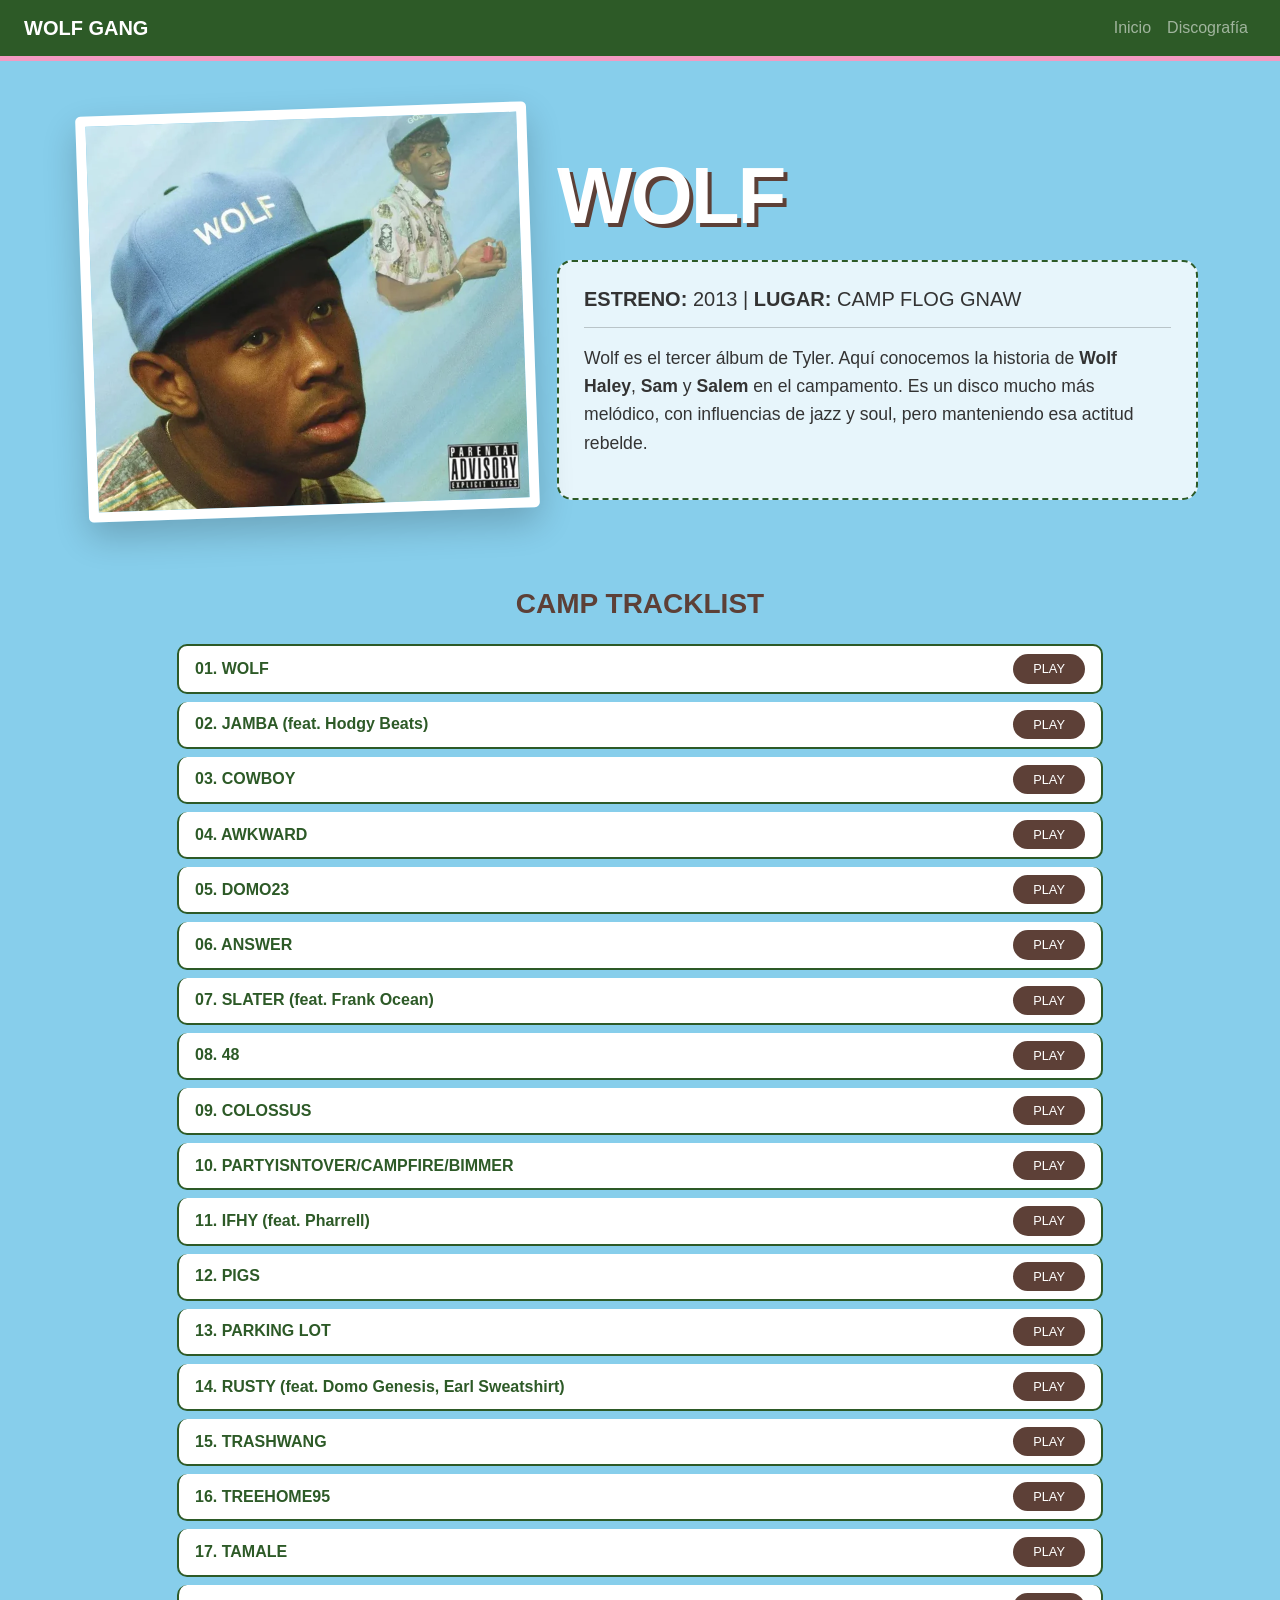
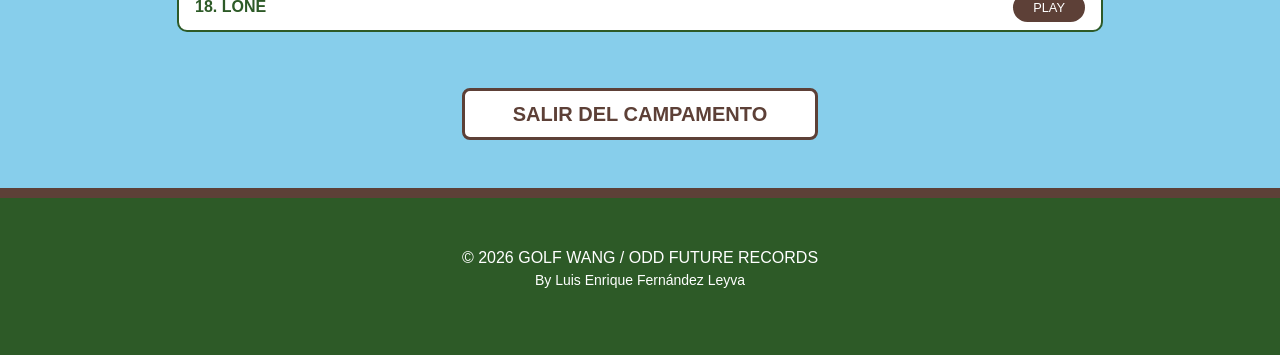
<file: wolf.html>
<!DOCTYPE html>
<html lang="es">
<head>
    <meta charset="UTF-8">
    <meta name="viewport" content="width=device-width, initial-scale=1.0">
    <title>Wolf - Tyler, The Creator</title>
    <link rel="stylesheet" href="css/bootstrap.css" />
    <link href="https://cdn.jsdelivr.net/npm/bootstrap-icons@1.11.0/font/bootstrap-icons.css" rel="stylesheet">
    <style>
        :root {
            --wolf-sky: #87ceeb;
            --wolf-green: #2d5a27;
            --wolf-pink: #f49ac2;
            --wolf-brown: #5d4037;
        }

        body {
            /* Fondo azul cielo con nubes sutiles */
            background-color: var(--wolf-sky);
            background-image: url('https://www.transparenttextures.com/patterns/clouds.png');
            color: #333;
            font-family: 'Trebuchet MS', sans-serif;
        }

        .navbar {
            background-color: var(--wolf-green) !important;
            border-bottom: 5px solid var(--wolf-pink);
        }

        .album-title {
            font-size: 5rem;
            font-weight: 900;
            color: white;
            text-transform: uppercase;
            text-shadow: 4px 4px var(--wolf-brown);
            letter-spacing: -2px;
        }

        /* Imagen estilo retrato de campamento */
        .album-img {
            border: 10px solid white;
            border-radius: 5px;
            box-shadow: 0 15px 35px rgba(0,0,0,0.2);
            transform: rotate(-2deg);
            transition: 0.3s;
        }
        
        .album-img:hover {
            transform: rotate(0deg) scale(1.02);
        }

        .info-card {
            background: rgba(255, 255, 255, 0.8);
            border-radius: 15px;
            padding: 25px;
            border: 2px dashed var(--wolf-green);
        }

        /* Tracklist estilo letrero de bosque */
        .list-group-item {
            background-color: white;
            border: 2px solid var(--wolf-green);
            color: var(--wolf-green);
            margin-bottom: 8px;
            font-weight: bold;
            border-radius: 10px !important;
            transition: 0.2s;
        }

        .list-group-item:hover {
            background-color: var(--wolf-pink);
            color: white;
            border-color: var(--wolf-pink);
        }

        .btn-wolf {
            background-color: var(--wolf-brown);
            color: white;
            border-radius: 50px;
            padding: 5px 20px;
            border: none;
            font-size: 0.8rem;
        }

        .btn-wolf:hover {
            background-color: var(--wolf-green);
            color: white;
        }

        footer {
            background-color: var(--wolf-green);
            color: white;
            border-top: 10px solid var(--wolf-brown);
        }
    </style>
</head>
<body>
    <nav class="navbar navbar-expand-md navbar-dark sticky-top">
        <div class="container-fluid px-4">
            <a class="navbar-brand fw-bold" href="index.html">WOLF GANG</a>
            <div class="collapse navbar-collapse" id="navbarNav">
                <ul class="navbar-nav ms-auto">
                    <li class="nav-item"><a class="nav-link" href="index.html">Inicio</a></li>
                    <li class="nav-item"><a class="nav-link" href="index.html#discografia">Discografía</a></li>
                </ul>
            </div>
        </div>
    </nav>

    <section class="py-5">
        <div class="container">
            <div class="row align-items-center">
                <div class="col-md-5 text-center mb-4">
                    <img src="img/Wolf.webp" alt="Wolf Album" class="img-fluid album-img">
                </div>
                <div class="col-md-7">
                    <h1 class="album-title">WOLF</h1>
                    <div class="info-card mt-3">
                        <p class="h5 text-uppercase"><strong>Estreno:</strong> 2013 | <strong>Lugar:</strong> Camp Flog Gnaw</p>
                        <hr>
                        <p style="font-size: 1.1rem; line-height: 1.6;">
                            Wolf es el tercer álbum de Tyler. Aquí conocemos la historia de <strong>Wolf Haley</strong>, <strong>Sam</strong> y <strong>Salem</strong> en el campamento. Es un disco mucho más melódico, con influencias de jazz y soul, pero manteniendo esa actitud rebelde.
                        </p>
                    </div>
                </div>
            </div>

            <div class="row mt-5">
                <div class="col-md-10 mx-auto">
                    <h3 class="mb-4" style="color: var(--wolf-brown); font-weight: 900; text-align: center;">CAMP TRACKLIST</h3>
                    
                    <div class="list-group">
                        <div class="list-group-item d-flex justify-content-between align-items-center">
                            <span>01. WOLF</span>
                            <button onclick="controlarAudio('Wolf/WOLF.MP3', this)" class="btn btn-wolf">PLAY</button>
                        </div>
                        <div class="list-group-item d-flex justify-content-between align-items-center">
                            <span>02. JAMBA (feat. Hodgy Beats)</span>
                            <button onclick="controlarAudio('Wolf/Jamba.MP3', this)" class="btn btn-wolf">PLAY</button>
                        </div>
                        <div class="list-group-item d-flex justify-content-between align-items-center">
                            <span>03. COWBOY</span>
                            <button onclick="controlarAudio('Wolf/Cowboy.MP3', this)" class="btn btn-wolf">PLAY</button>
                        </div>
                        <div class="list-group-item d-flex justify-content-between align-items-center">
                            <span>04. AWKWARD</span>
                            <button onclick="controlarAudio('Wolf/Awkward.MP3', this)" class="btn btn-wolf">PLAY</button>
                        </div>
                        <div class="list-group-item d-flex justify-content-between align-items-center">
                            <span>05. DOMO23</span>
                            <button onclick="controlarAudio('Wolf/Domo23.MP3', this)" class="btn btn-wolf">PLAY</button>
                        </div>
                        <div class="list-group-item d-flex justify-content-between align-items-center">
                            <span>06. ANSWER</span>
                            <button onclick="controlarAudio('Wolf/Answer.MP3', this)" class="btn btn-wolf">PLAY</button>
                        </div>
                        <div class="list-group-item d-flex justify-content-between align-items-center">
                            <span>07. SLATER (feat. Frank Ocean)</span>
                            <button onclick="controlarAudio('Wolf/Slater.MP3', this)" class="btn btn-wolf">PLAY</button>
                        </div>
                        <div class="list-group-item d-flex justify-content-between align-items-center">
                            <span>08. 48</span>
                            <button onclick="controlarAudio('Wolf/48.MP3', this)" class="btn btn-wolf">PLAY</button>
                        </div>
                        <div class="list-group-item d-flex justify-content-between align-items-center">
                            <span>09. COLOSSUS</span>
                            <button onclick="controlarAudio('Wolf/Colossus.MP3', this)" class="btn btn-wolf">PLAY</button>
                        </div>
                        <div class="list-group-item d-flex justify-content-between align-items-center">
                            <span>10. PARTYISNTOVER/CAMPFIRE/BIMMER</span>
                            <button onclick="controlarAudio('Wolf/PartyIsntOverCampfireBimmer.MP3', this)" class="btn btn-wolf">PLAY</button>
                        </div>
                        <div class="list-group-item d-flex justify-content-between align-items-center">
                            <span>11. IFHY (feat. Pharrell)</span>
                            <button onclick="controlarAudio('Wolf/IFHY.MP3', this)" class="btn btn-wolf">PLAY</button>
                        </div>
                        <div class="list-group-item d-flex justify-content-between align-items-center">
                            <span>12. PIGS</span>
                            <button onclick="controlarAudio('Wolf/Pigs.MP3', this)" class="btn btn-wolf">PLAY</button>
                        </div>
                        <div class="list-group-item d-flex justify-content-between align-items-center">
                            <span>13. PARKING LOT</span>
                            <button onclick="controlarAudio('Wolf/Parking Lot.MP3', this)" class="btn btn-wolf">PLAY</button>
                        </div>
                        <div class="list-group-item d-flex justify-content-between align-items-center">
                            <span>14. RUSTY (feat. Domo Genesis, Earl Sweatshirt)</span>
                            <button onclick="controlarAudio('Wolf/Rusty.MP3', this)" class="btn btn-wolf">PLAY</button>
                        </div>
                        <div class="list-group-item d-flex justify-content-between align-items-center">
                            <span>15. TRASHWANG</span>
                            <button onclick="controlarAudio('Wolf/Trashwang.MP3', this)" class="btn btn-wolf">PLAY</button>
                        </div>
                        <div class="list-group-item d-flex justify-content-between align-items-center">
                            <span>16. TREEHOME95</span>
                            <button onclick="controlarAudio('Wolf/Treehome95.MP3', this)" class="btn btn-wolf">PLAY</button>
                        </div>
                        <div class="list-group-item d-flex justify-content-between align-items-center">
                            <span>17. TAMALE</span>
                            <button onclick="controlarAudio('Wolf/Tamale.MP3', this)" class="btn btn-wolf">PLAY</button>
                        </div>
                        <div class="list-group-item d-flex justify-content-between align-items-center">
                            <span>18. LONE</span>
                            <button onclick="controlarAudio('Wolf/Lone.MP3', this)" class="btn btn-wolf">PLAY</button>
                        </div>
                    </div>
                </div>
            </div>

            <div class="text-center mt-5">
                <a href="index.html#discografia" class="btn btn-lg px-5" style="background-color: white; border: 3px solid var(--wolf-brown); color: var(--wolf-brown); font-weight: 900;">
                    SALIR DEL CAMPAMENTO
                </a>
            </div>
        </div>
    </section>

    <footer class="py-5 text-center">
        <p class="mb-0">© 2026 GOLF WANG / ODD FUTURE RECORDS</p>
        <p class="small">By Luis Enrique Fernández Leyva</p>
    </footer>

    <audio id="reproductor"></audio>

    <script>
        const audio = document.getElementById('reproductor');
        let btnActivo = null;

        function controlarAudio(ruta, btn) {
            if (audio.src.includes(ruta)) {
                if (audio.paused) { audio.play(); btn.innerHTML = "PAUSE"; } 
                else { audio.pause(); btn.innerHTML = "PLAY"; }
            } else {
                if (btnActivo) btnActivo.innerHTML = "PLAY";
                audio.src = ruta;
                audio.play();
                btnActivo = btn;
                btn.innerHTML = "PAUSE";
            }
            audio.onended = () => btn.innerHTML = "PLAY";
        }
    </script>
</body>
</html>
</file>
<file: css/style.css>
@import url('https://fonts.googleapis.com/css2?family=Montserrat:wght@300;500;700;900&display=swap');

* {
    margin: 0;
    padding: 0;
    box-sizing: border-box;
}

:root {
    /* Paleta Flower Boy Refinada */
    --primary-color: #E68A44;    /* Naranja Atardecer */
    --accent-color: #F2C94C;     /* Amarillo Girasol */
    --secondary-color: #5B8266;  /* Verde Bosque/Abeja */
    --tertiary-color: #82A9D1;   /* Azul Cielo */
    --bg-light: #FDF5E6;         /* Crema/Papel Viejo */
    --bg-card: #FAEBD7;          /* Arena suave */
    --text-dark: #3E2723;        /* Marrón Tierra */
    --text-muted: #5D4037;
    --white-glass: rgba(255, 255, 255, 0.6);
}

body {
    font-family: 'Montserrat', sans-serif;
    background-color: #F8F7F5;
    color: var(--text-dark);
    line-height: 1.6;
}

/* --- NAVBAR CON GLASSMORPHISM --- */
.navbar {
    background: var(--white-glass) !important;
    backdrop-filter: blur(15px);
    -webkit-backdrop-filter: blur(15px);
    border-bottom: 1px solid rgba(230, 138, 68, 0.2);
    padding: 1.2rem 0;
    position: sticky;
    top: 0;
    z-index: 1000;
}

.navbar-brand {
    font-size: 2rem;
    font-weight: 900;
    color: var(--primary-color) !important;
    text-transform: uppercase;
    letter-spacing: -2px;
}

.nav-link {
    color: var(--text-dark) !important;
    margin-left: 1.5rem;
    font-weight: 700;
    text-transform: uppercase;
    font-size: 0.85rem;
    letter-spacing: 1px;
    transition: 0.3s;
}

.nav-link:hover {
    color: var(--primary-color) !important;
    transform: translateY(-2px);
}

/* --- CAROUSEL ESTILIZADO --- */
.carousel {
    box-shadow: 0 20px 40px rgba(62, 39, 35, 0.15);
    border-radius: 24px;
    overflow: hidden;
    margin: 2rem auto;
    max-width: 95%;
    border: none;
}

.carousel-item {
    height: 550px;
    background-color: var(--bg-card);
}

.carousel-item img {
    height: 100%;
    width: 100%;
    object-fit: cover;
    filter: sepia(15%) contrast(1.05); /* Toque cinematográfico */
}

/* --- SECCIONES Y TÍTULOS --- */
section {
    padding: 6rem 0;
}

.section-title {
    font-size: clamp(2.5rem, 6vw, 4.5rem); 
    font-weight: 900;
    margin-bottom: 3rem;
    color: var(--primary-color);
    text-transform: uppercase;
    text-align: center;
    line-height: 0.9;
    font-style: italic;
}

.section-title::after {
    
    font-style: normal;
}

/* --- BIOGRAFÍA DISEÑO EDITORIAL --- */
#biografia {
    background: white;
    padding: 5rem 2rem;
    border-radius: 30px;
    box-shadow: 0 10px 30px rgba(0,0,0,0.03);
    border: 1px solid rgba(242, 201, 76, 0.3);
}

.bio-content {
    display: grid;
    grid-template-columns: 1fr 1.2fr;
    gap: 4rem;
    align-items: center;
}

.bio-image img {
    width: 100%;
    border-radius: 8px;
    border: 12px solid white;
    box-shadow: 15px 15px 0px var(--accent-color);
    transform: rotate(-3deg);
    transition: 0.5s cubic-bezier(0.175, 0.885, 0.32, 1.275);
}

.bio-image:hover img {
    transform: rotate(0deg) scale(1.03);
}

.bio-text h2 {
    font-size: 3rem;
    color: var(--secondary-color);
    font-weight: 900;
    margin-bottom: 1.5rem;
}

.bio-text p {
    font-size: 1.15rem;
    border-left: 4px solid var(--accent-color);
    padding-left: 25px;
    color: var(--text-muted);
}

/* --- DISCOGRAFÍA --- */
.discografia-container {
    background: var(--bg-card);
    padding: 4rem 2rem;
    border-radius: 40px;
    border: 3px dashed var(--primary-color);
}

.album-grid {
    display: grid;
    grid-template-columns: repeat(auto-fit, minmax(260px, 1fr));
    gap: 2rem;
}

.album-card {
    background: var(--white-glass);
    backdrop-filter: blur(10px);
    padding: 0;
    border-radius: 20px;
    border: 1px solid rgba(255, 255, 255, 0.4);
    text-align: left;
    transition: 0.4s ease;
    overflow: hidden;
    display: flex;
    flex-direction: column;
}

.album-card:hover {
    transform: translateY(-12px);
    background: white;
    box-shadow: 0 25px 50px rgba(230, 138, 68, 0.2);
}

.album-card img {
    width: 100%;
    height: 250px;
    object-fit: cover;
    transition: 0.4s ease;
}

.album-card:hover img {
    transform: scale(1.08);
}

.album-card-content {
    padding: 1.5rem;
}

.album-card h4 {
    font-size: 1.6rem;
    color: var(--text-dark);
    margin-bottom: 0.5rem;
    margin-top: 0;
}

/* --- FOOTER ASIMÉTRICO --- */
footer {
    background: var(--text-dark);
    padding: 6rem 0 3rem;
    color: var(--bg-light);
    border-top: 15px solid var(--primary-color);
    clip-path: polygon(0 15%, 100% 0, 100% 100%, 0 100%);
    text-align: center;
}

/* --- ESTILOS EXTRA --- */
.track-list .mb-4 h4 {
    color: var(--secondary-color);
    font-weight: 800;
}

@media (max-width: 992px) {
    .bio-content { grid-template-columns: 1fr; gap: 3rem; }
    .bio-image img { transform: rotate(0); }
}

html {
    scroll-behavior: smooth;
}
</file>
